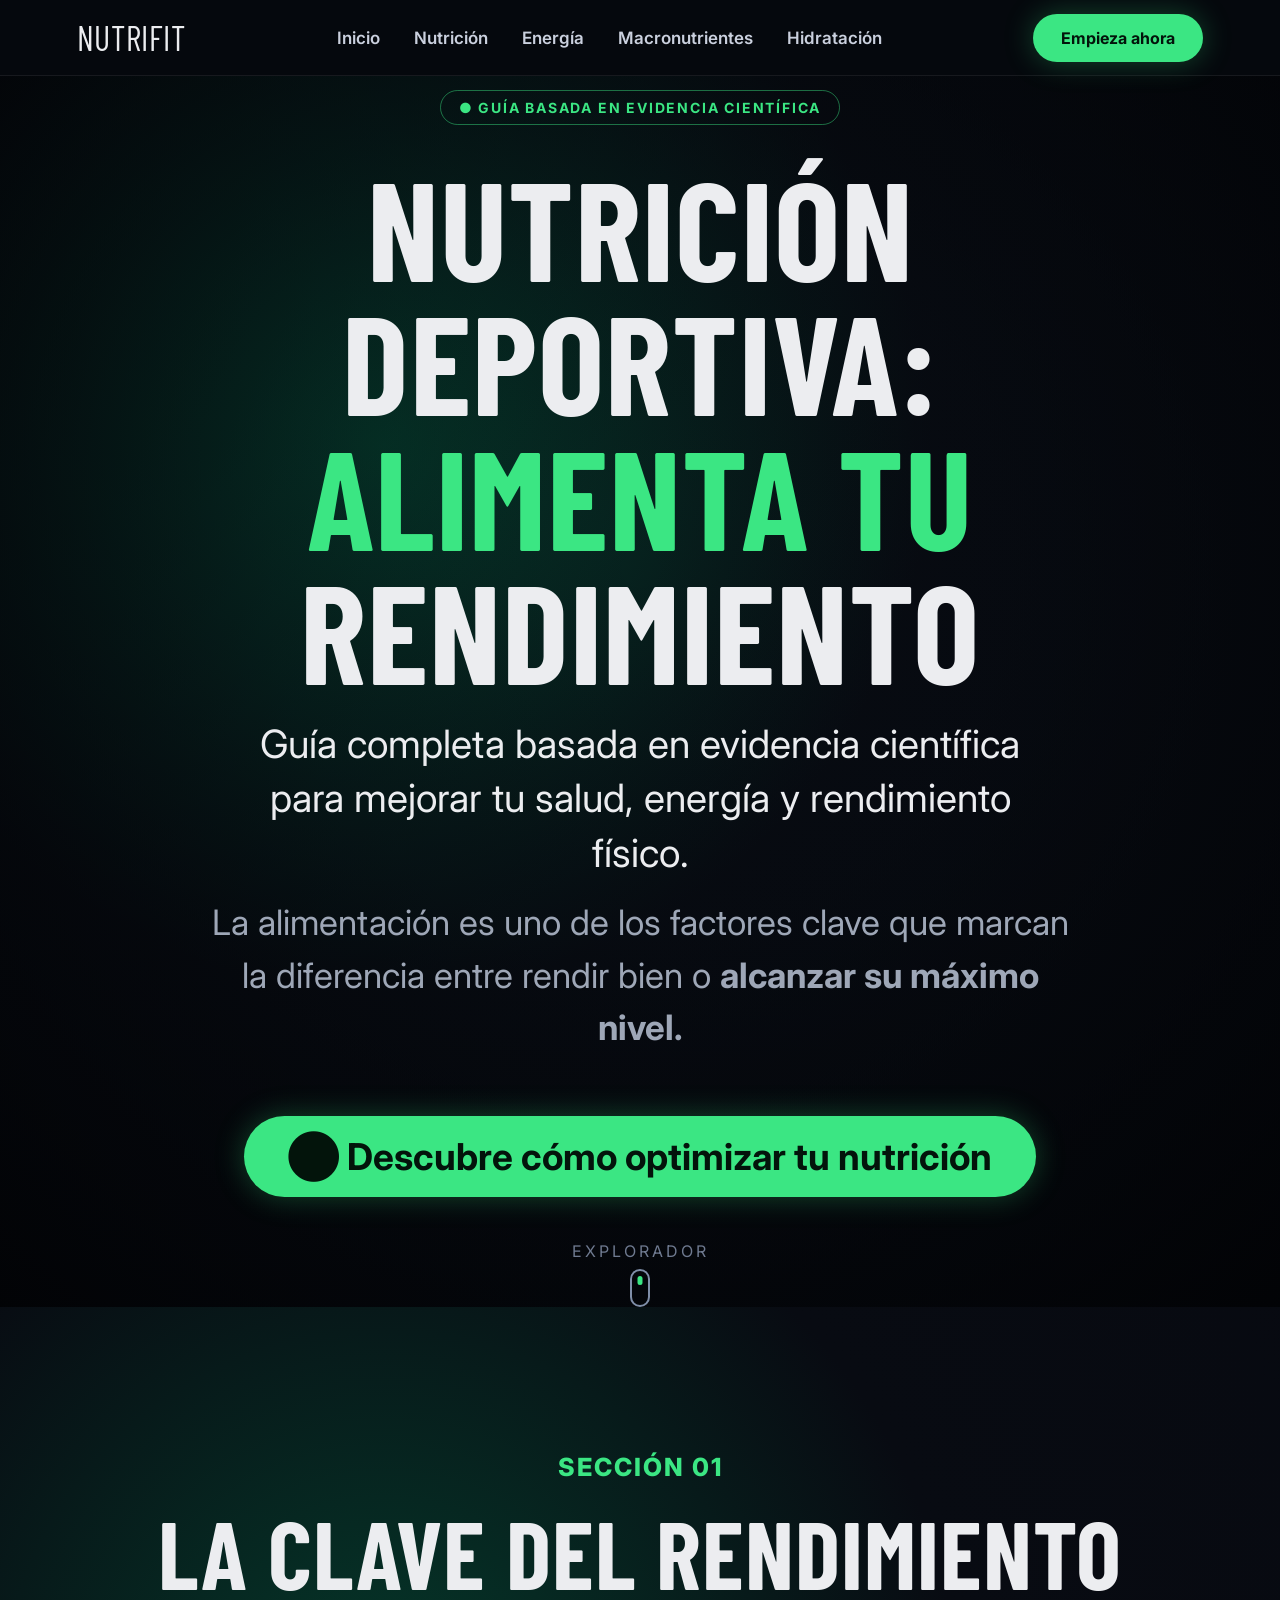
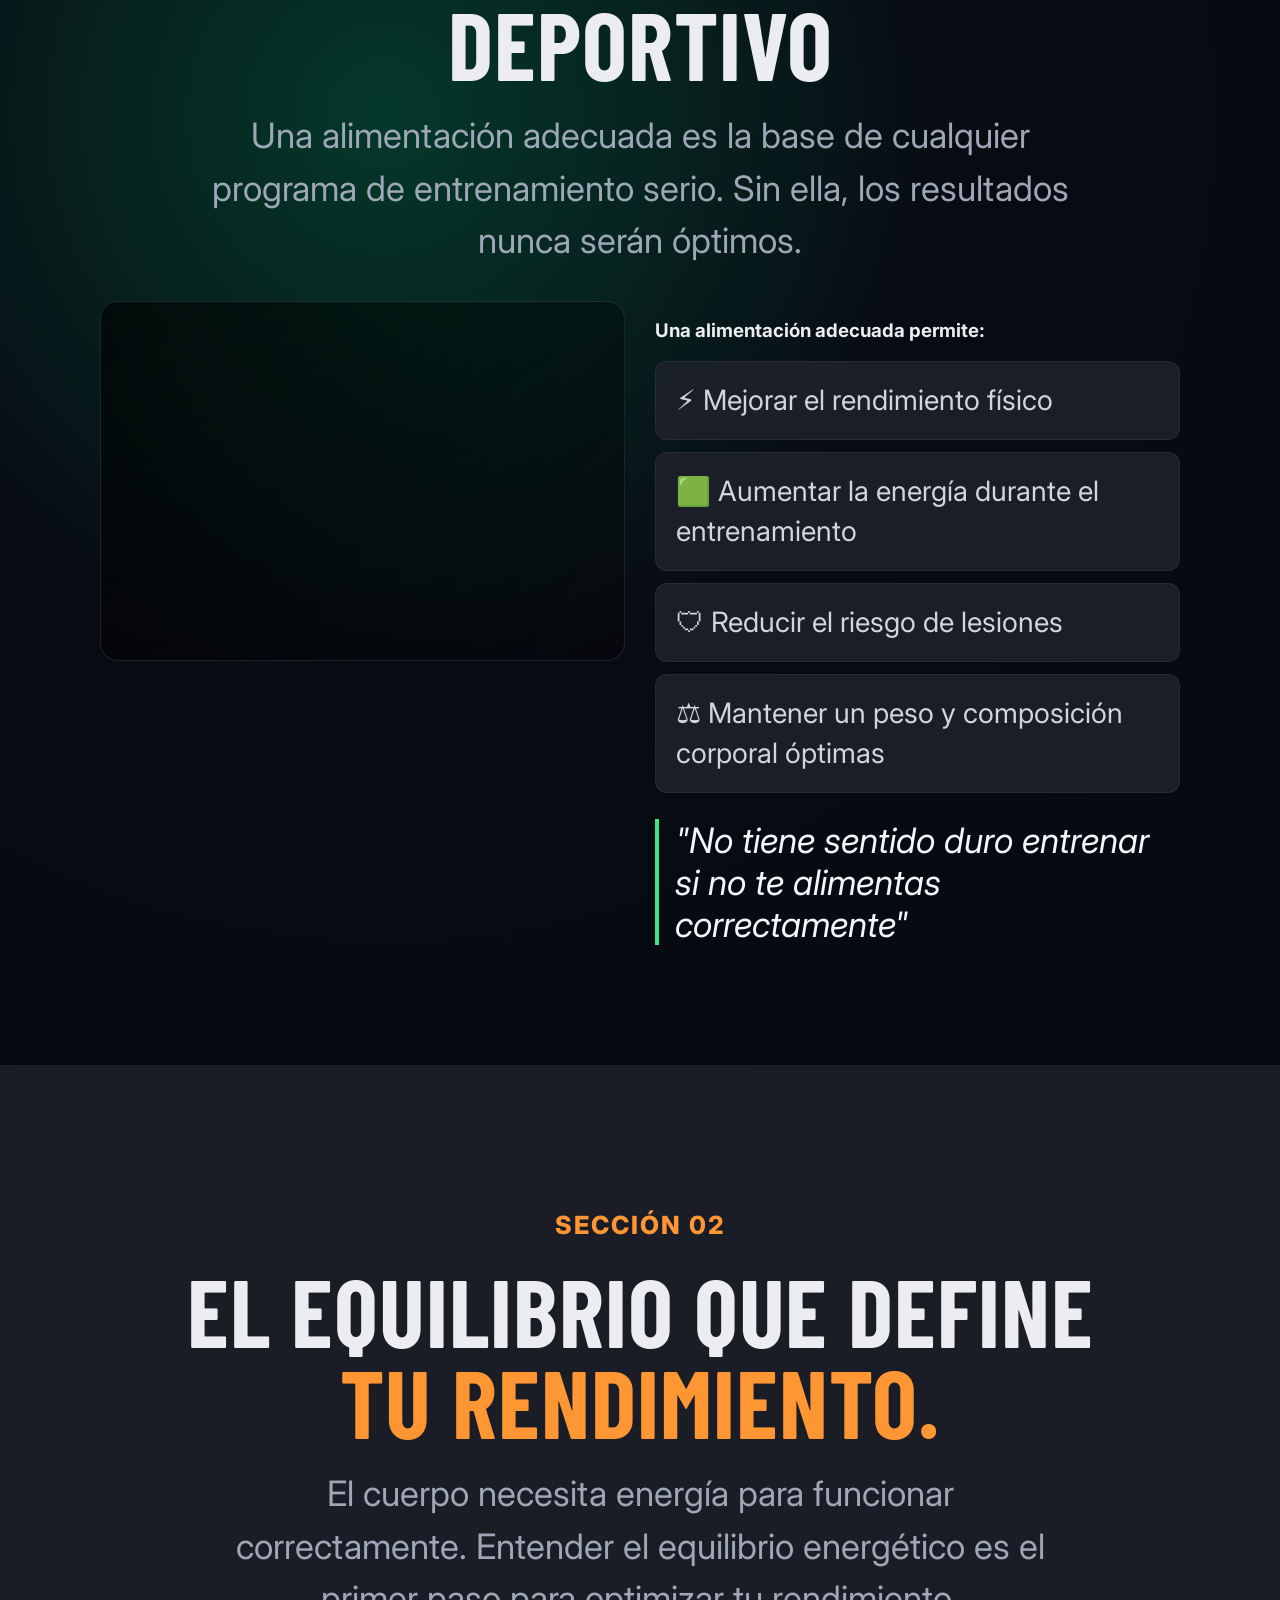
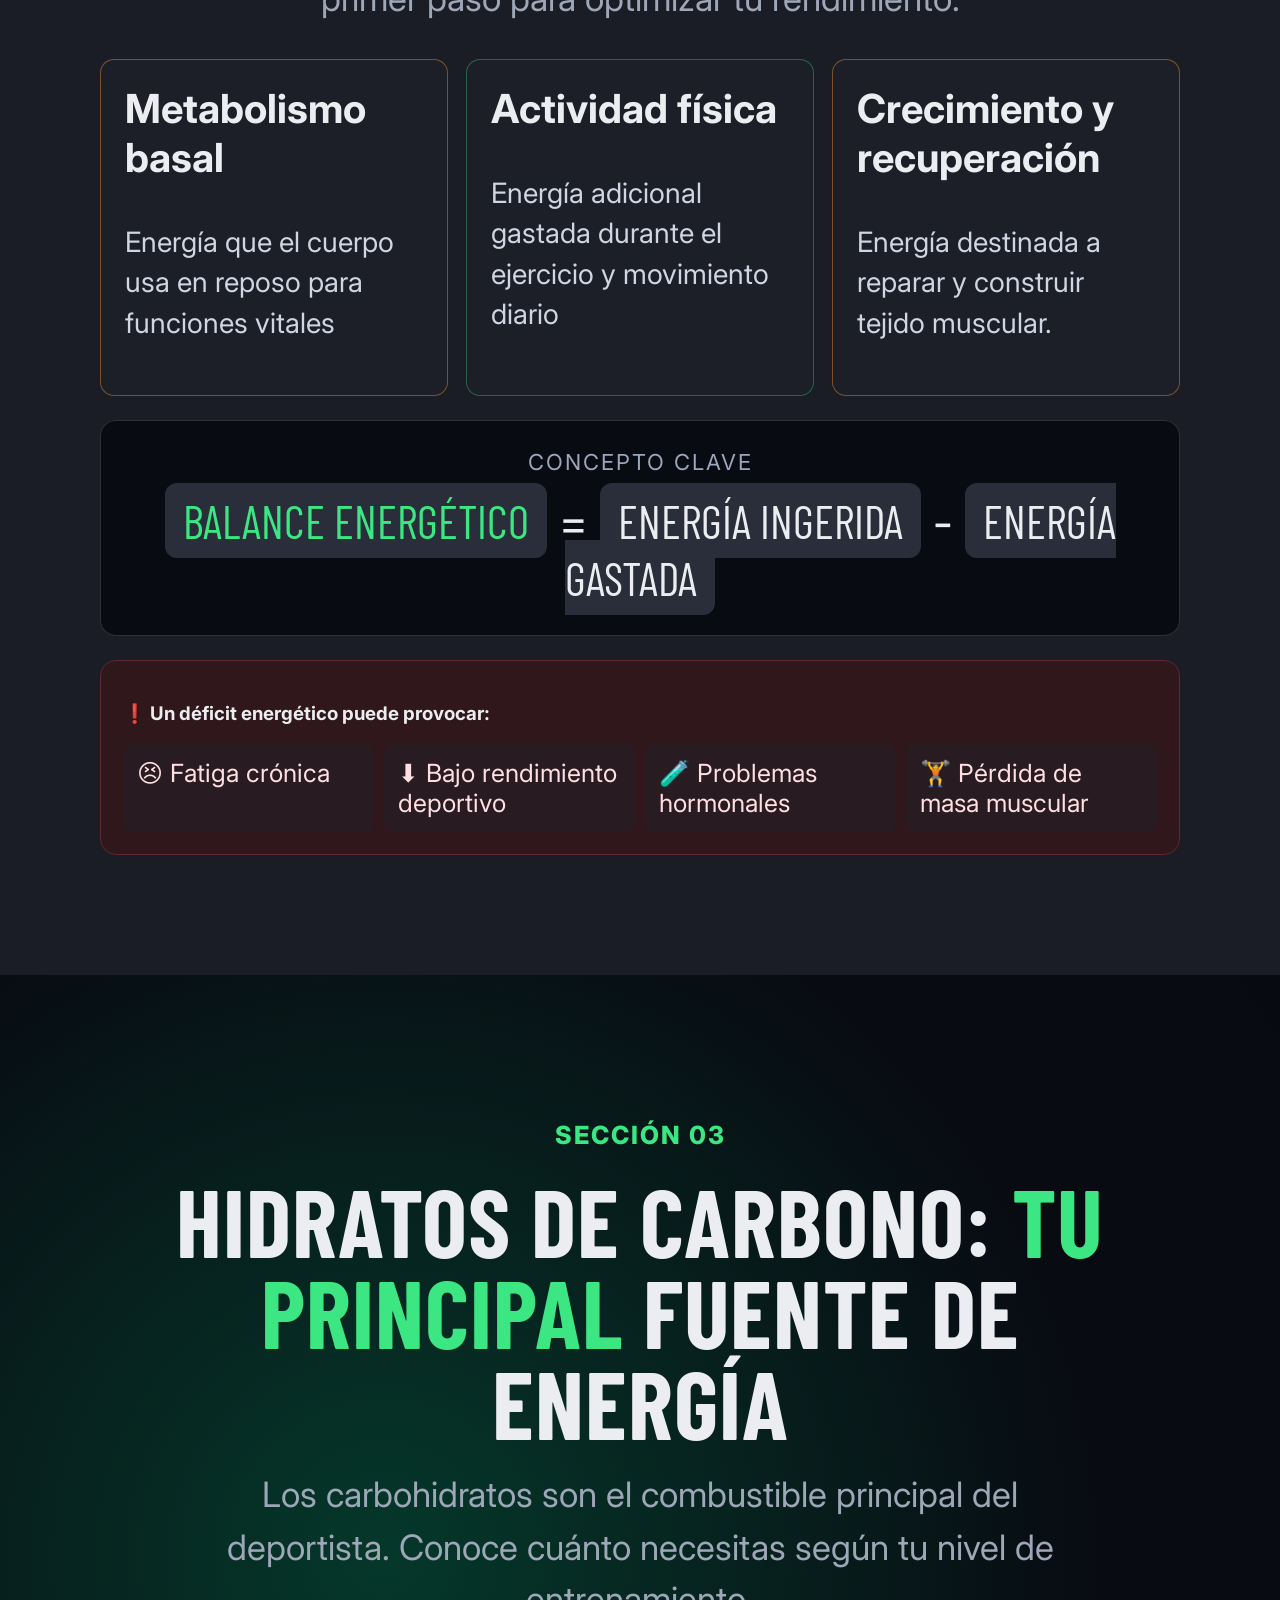
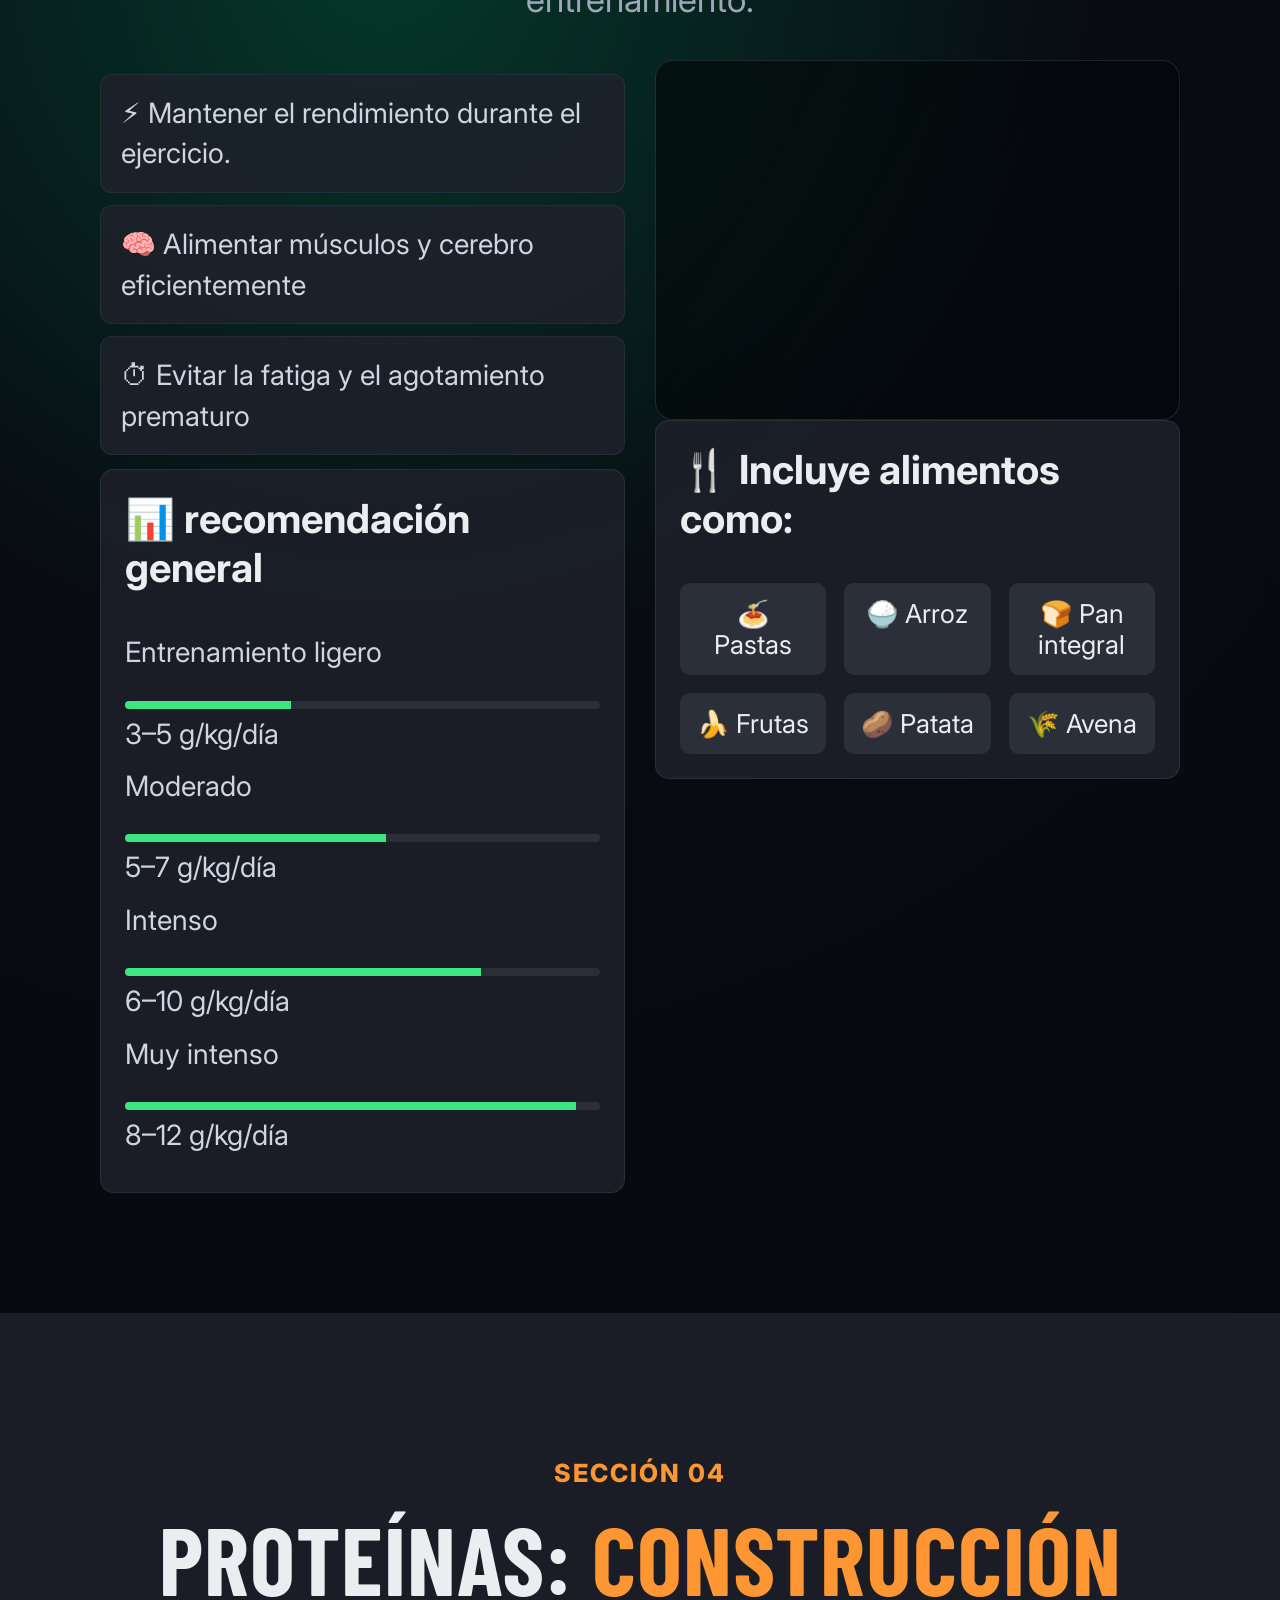
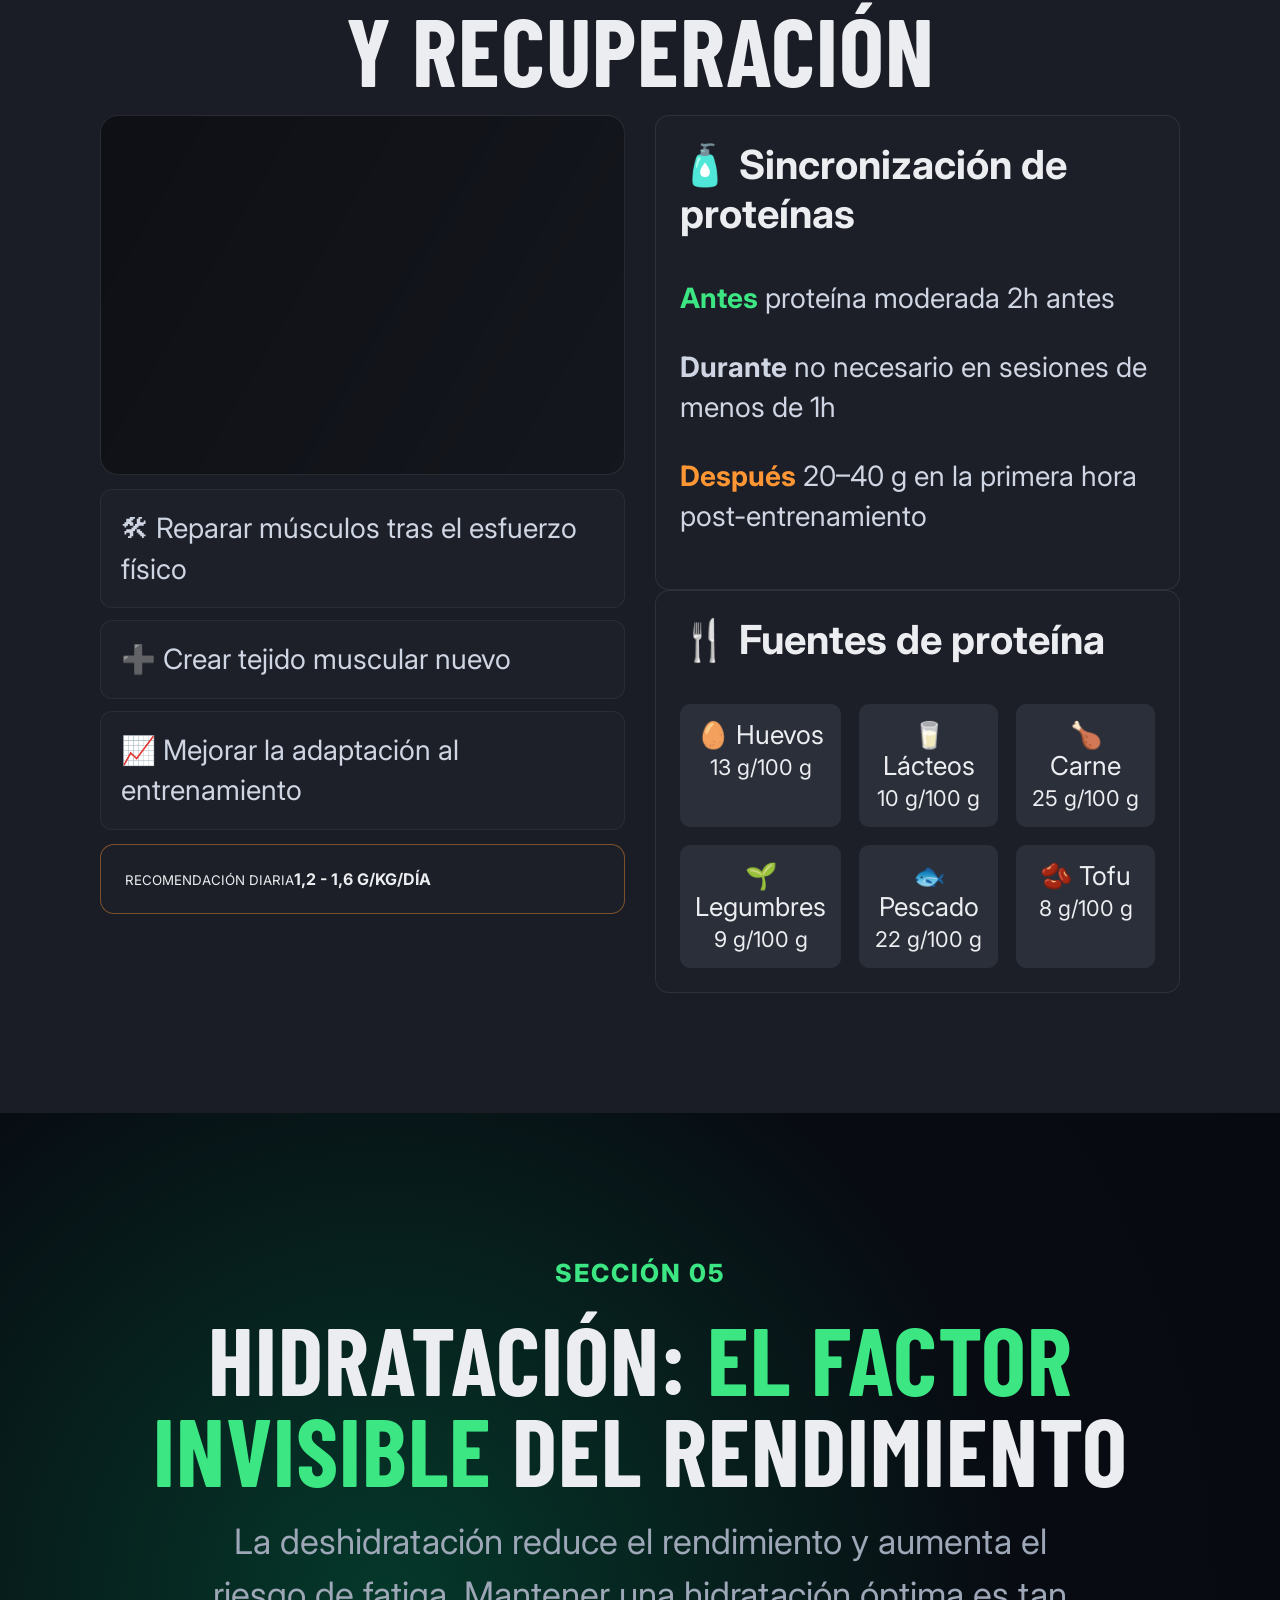
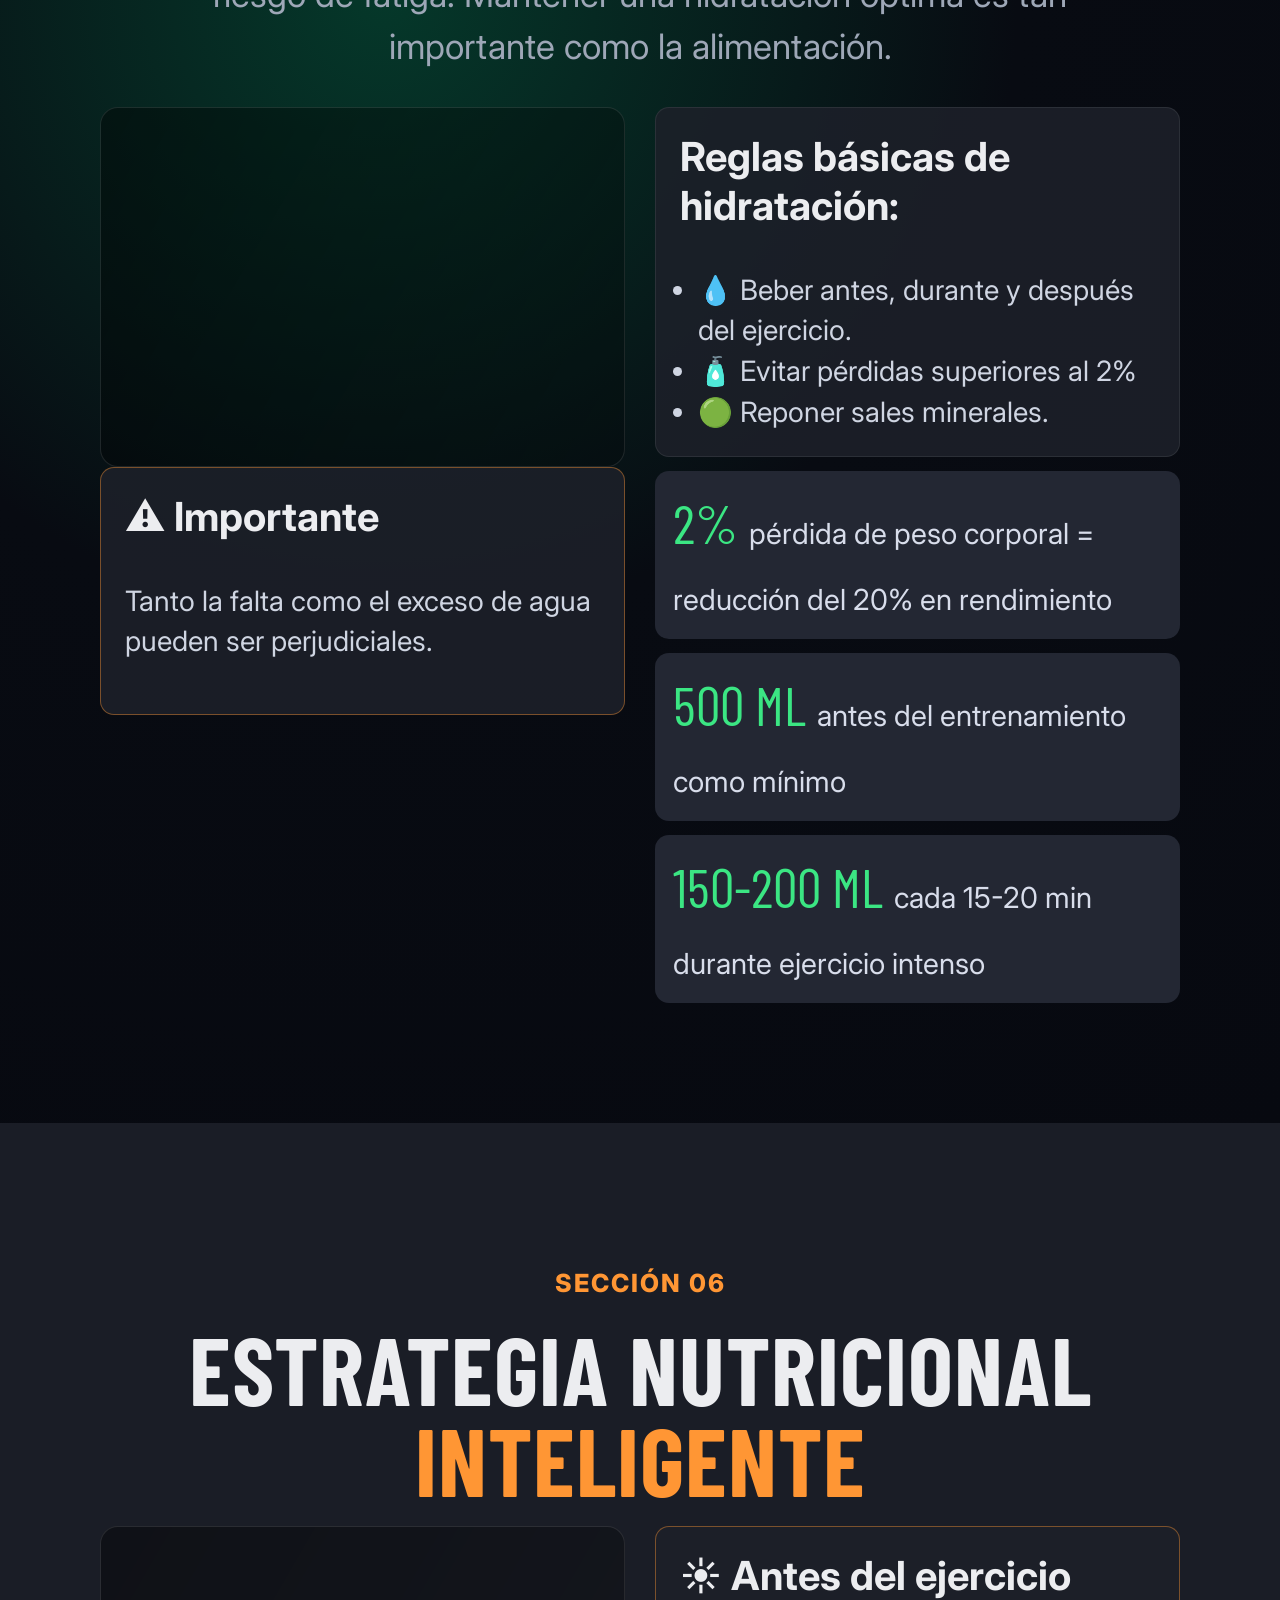
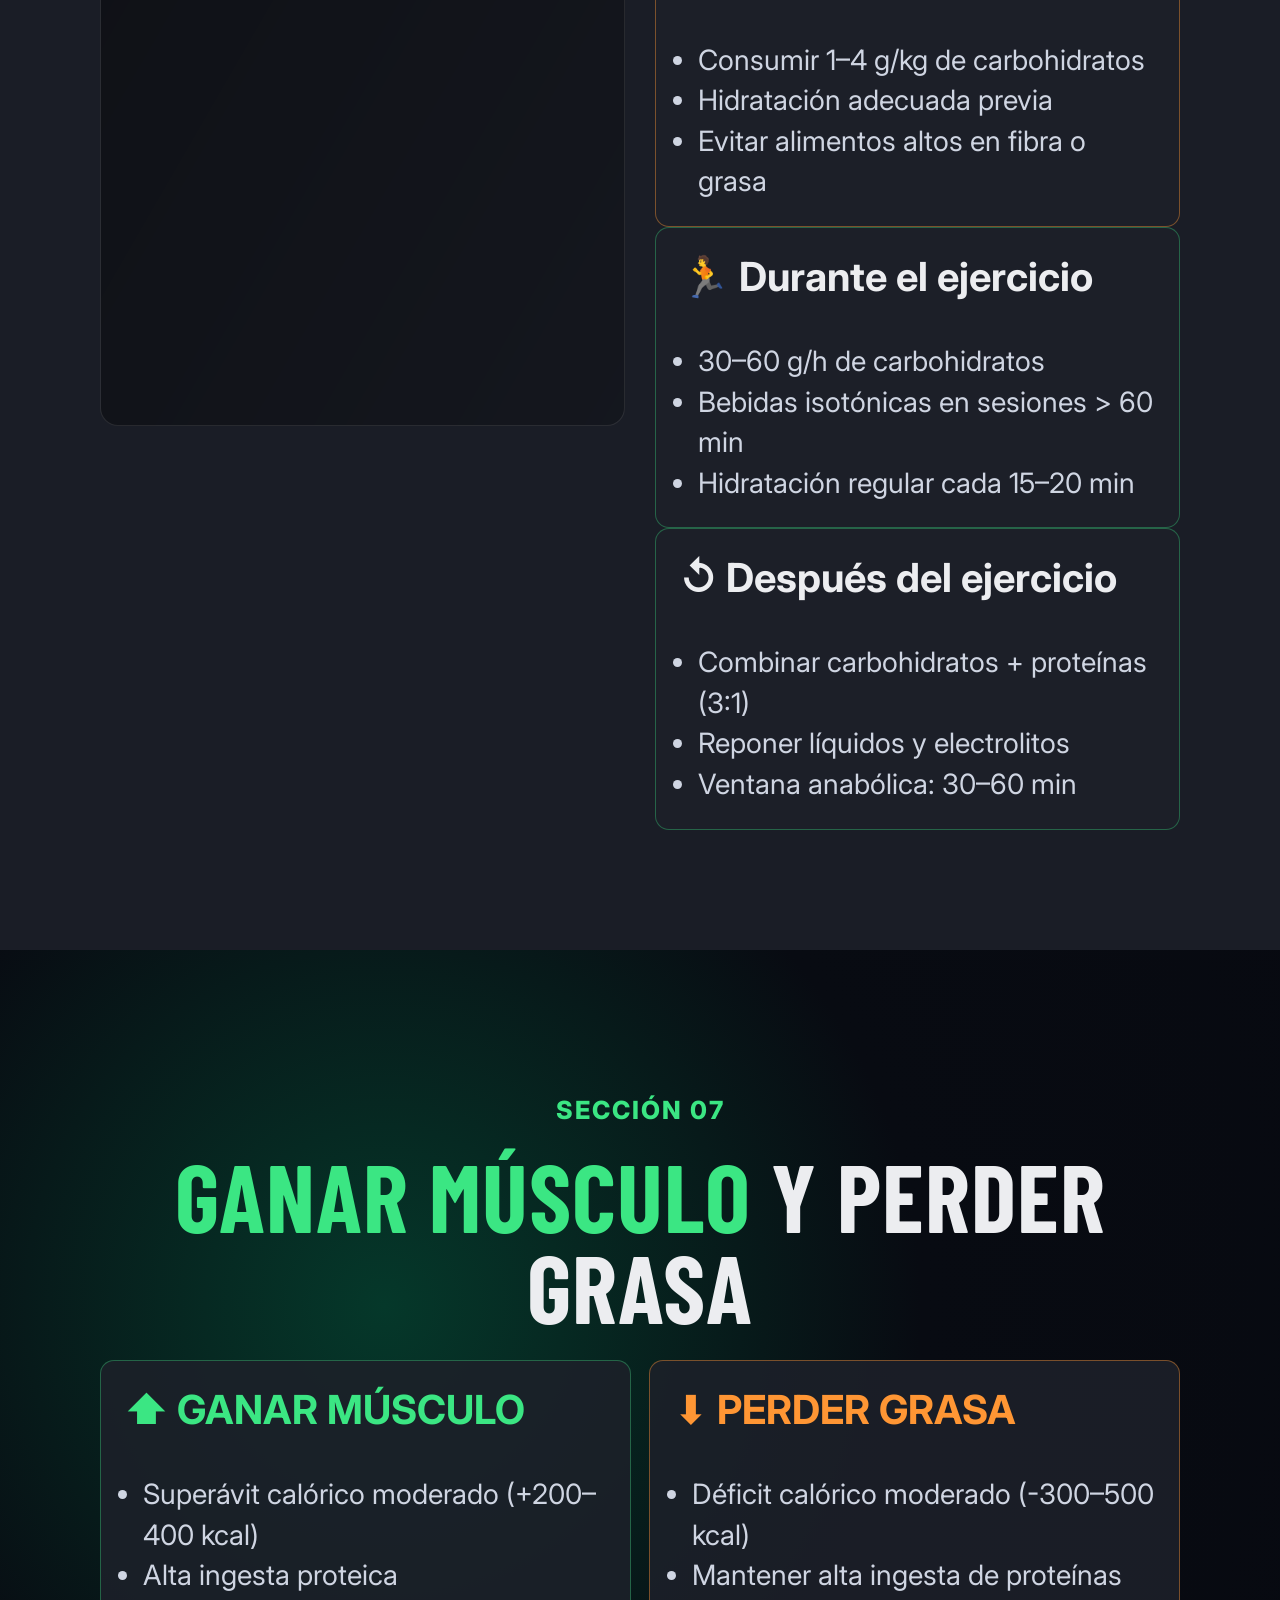
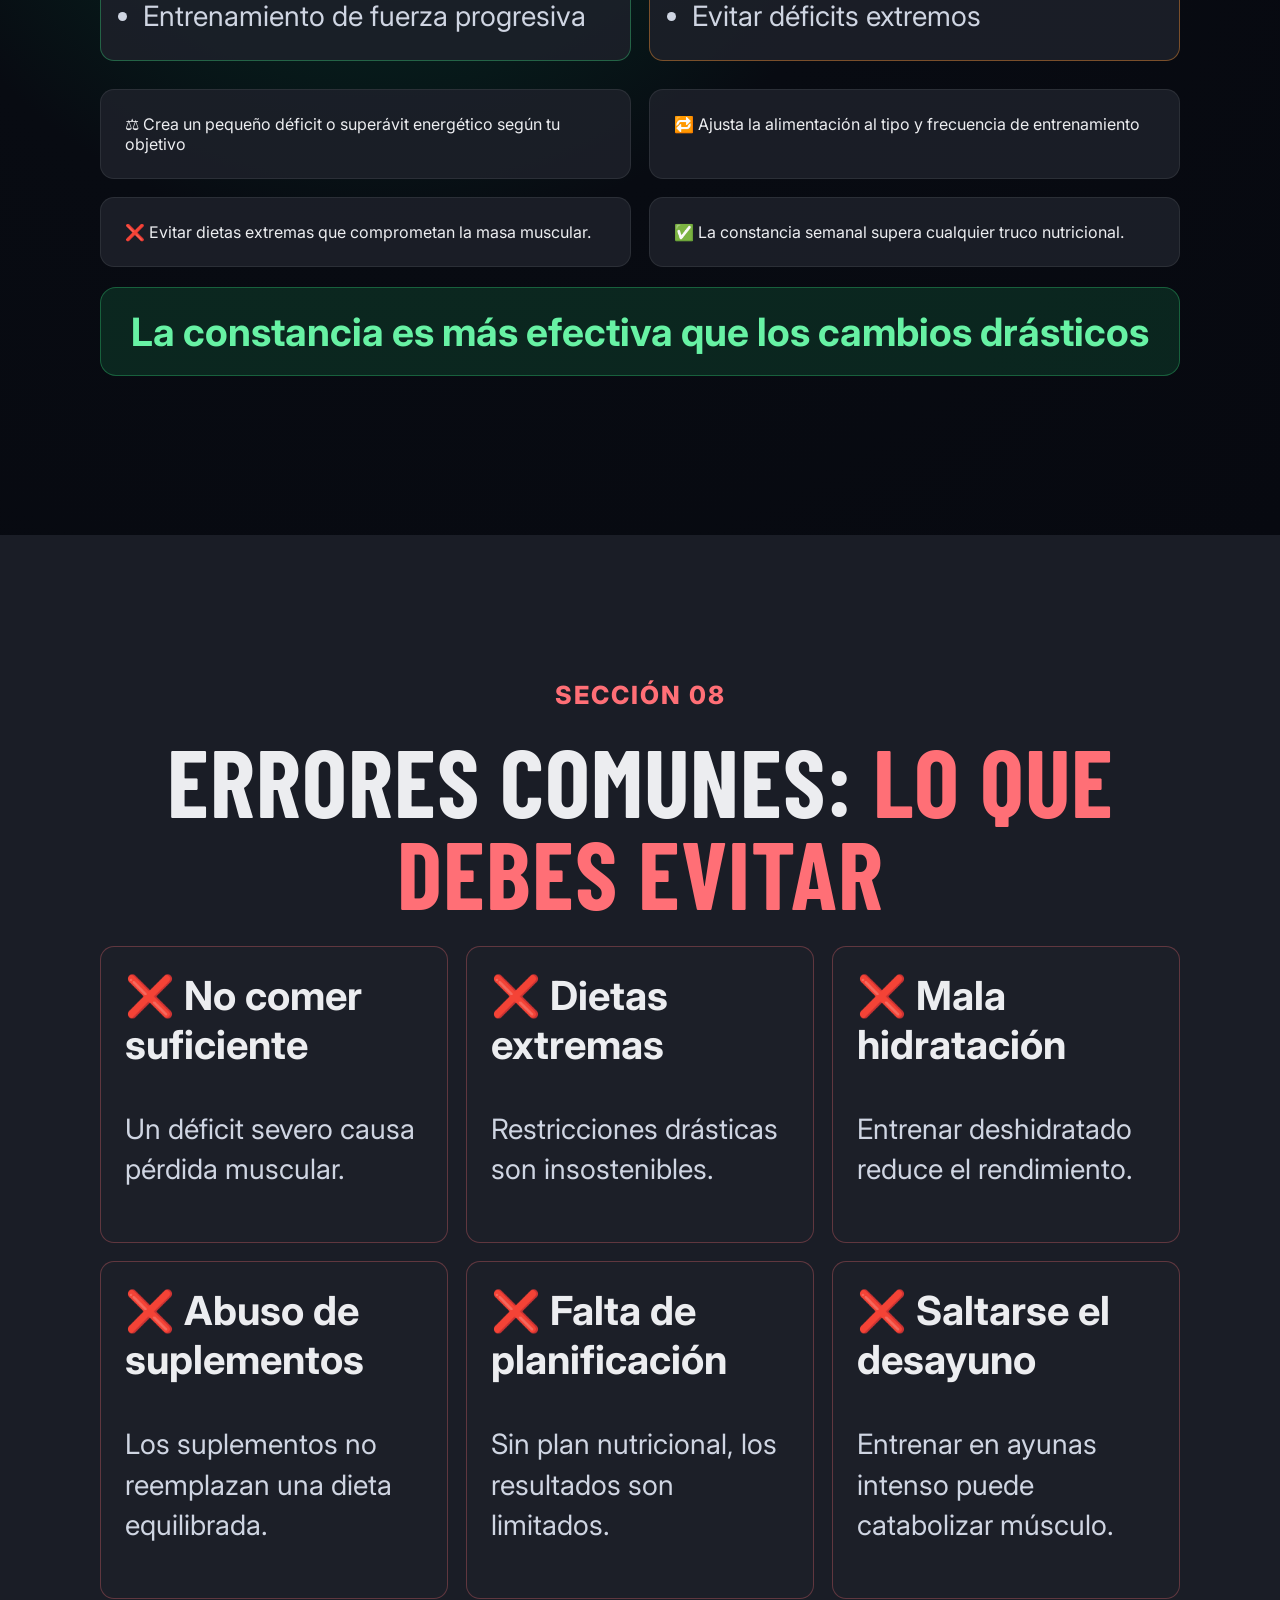
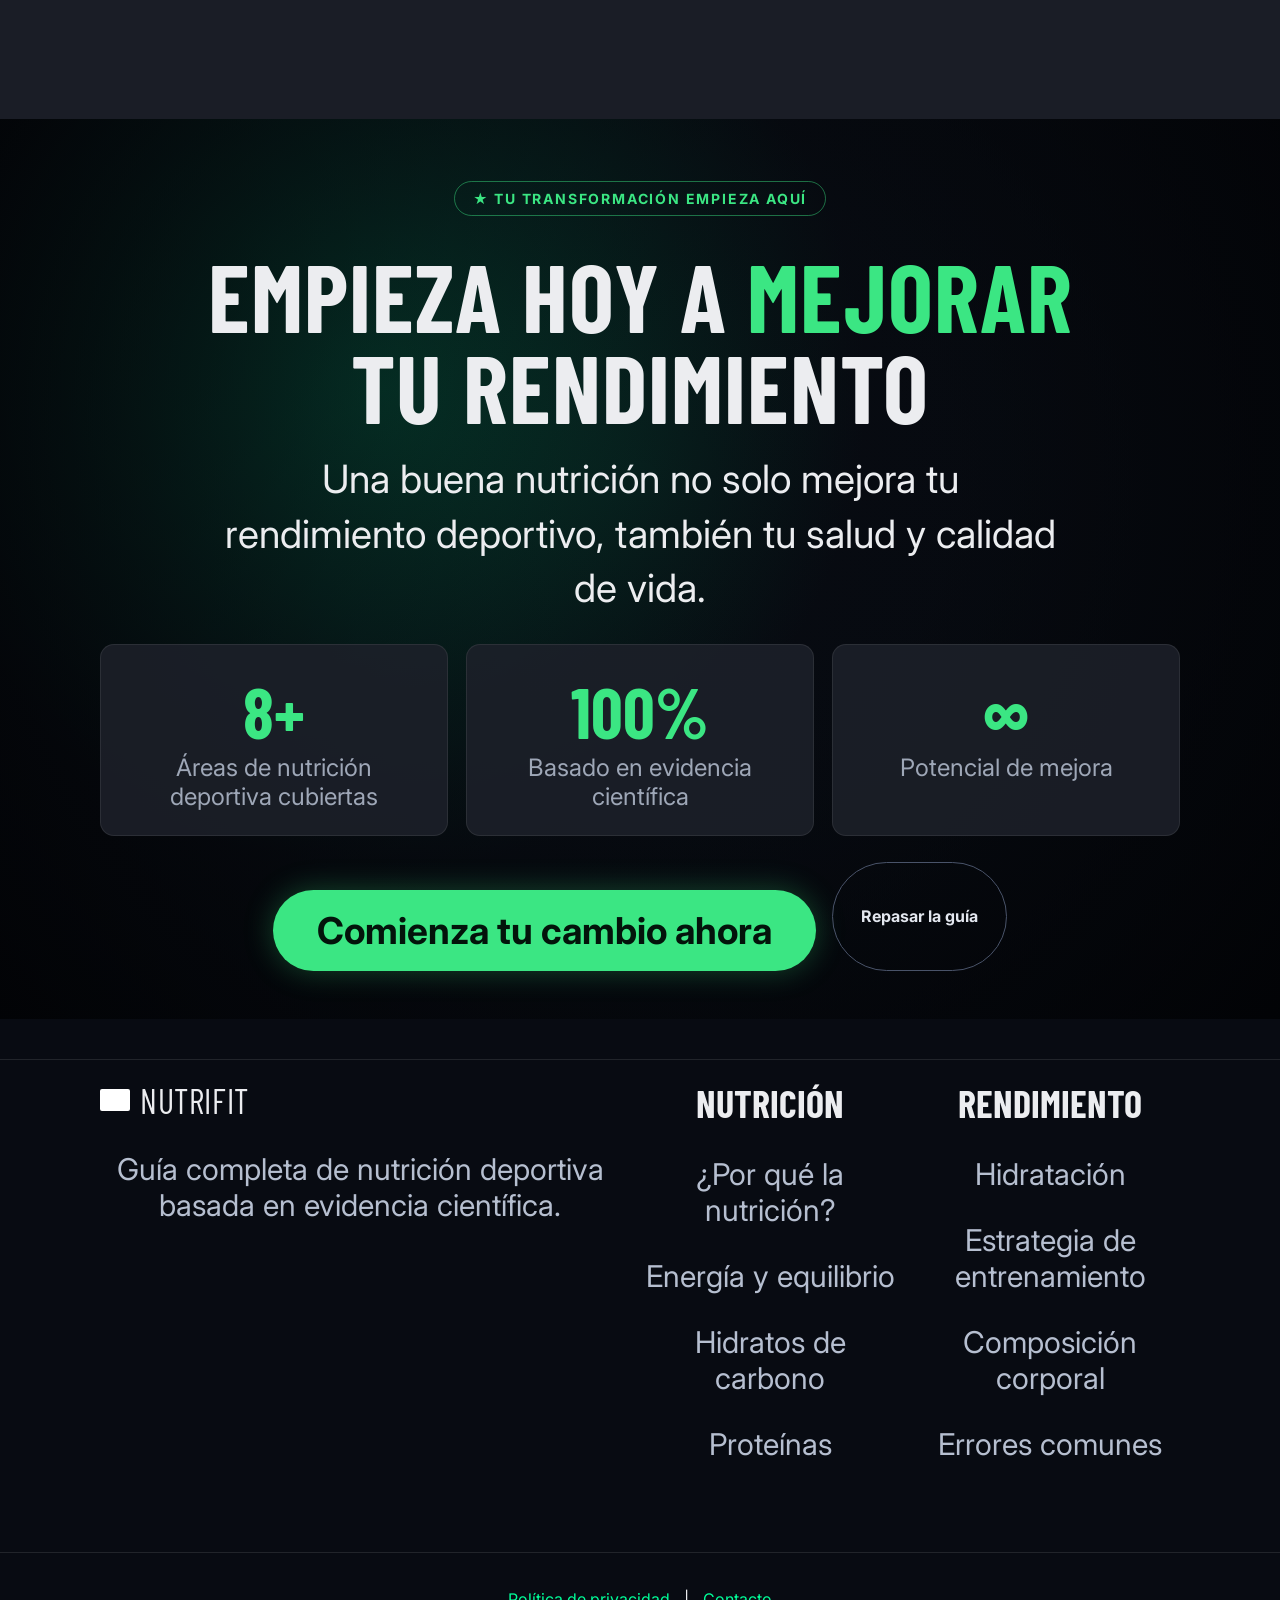
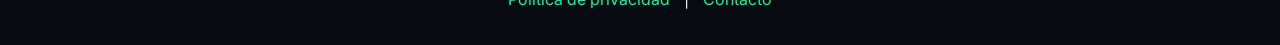
<file: index.html>
<!doctype html>
<html lang="es">
  <head>
    <meta charset="UTF-8" />
    <meta name="viewport" content="width=device-width, initial-scale=1.0" />
    <title>NutriSport | Nutrición deportiva</title>
   <script async src="https://pagead2.googlesyndication.com/pagead/js/adsbygoogle.js?client=ca-pub-6086039012001211"
     crossorigin="anonymous"></script>
    <link rel="preconnect" href="https://fonts.googleapis.com" />
    <link rel="preconnect" href="https://fonts.gstatic.com" crossorigin />
    <link href="https://fonts.googleapis.com/css2?family=Barlow+Condensed:wght@600;700;800&family=Inter:wght@400;500;600;700;800&display=swap" rel="stylesheet" /> 
    
   <link rel="stylesheet" href="nutrifit.css" />
  </head>
  <body>
    <header class="topbar">
      <div class="brand">
        <span>NUTRIFIT</span>
      </div>
      <nav>
        <a href="#inicio">Inicio</a>
        <a href="#seccion01">Nutrición</a>
        <a href="#seccion02">Energía</a>
        <a href="#seccion03">Macronutrientes</a>
        <a href="#seccion05">Hidratación</a>
      </nav>
      <a class="btn btn-green" href="#cta">Empieza ahora</a>
    </header>

    <main>
      <section id="inicio" class="hero dark-bg">
        <div class="hero-overlay"></div>
        <div class="container center">
          <p class="pill green">● GUÍA BASADA EN EVIDENCIA CIENTÍFICA</p>
          <h1>
            NUTRICIÓN DEPORTIVA:<br />
            <span class="green">ALIMENTA TU</span><br />
            RENDIMIENTO
          </h1>
          <p class="lead">Guía completa basada en evidencia científica para mejorar tu salud, energía y rendimiento físico.</p>
          <p class="sublead">La alimentación es uno de los factores clave que marcan la diferencia entre rendir bien o <strong>alcanzar su máximo nivel.</strong></p>
          <a class="btn btn-green big" href="#seccion01">⬤ Descubre cómo optimizar tu nutrición</a>
          <div class="scroll-indicator">EXPLORADOR<div class="mouse"></div></div>
        </div>
      </section>

      <section id="seccion01" class="section dark-bg">
        <div class="container">
          <p class="section-tag green">SECCIÓN 01</p>
          <h2>LA CLAVE DEL RENDIMIENTO DEPORTIVO</h2>
          <p class="section-text">Una alimentación adecuada es la base de cualquier programa de entrenamiento serio. Sin ella, los resultados nunca serán óptimos.</p>
          <div class="grid two">
            <div class="photo-card photo-1"></div>
            <div>
              <h3>Una alimentación adecuada permite:</h3>
              <ul class="list-card">
                <li>⚡ Mejorar el rendimiento físico</li>
                <li>🟩 Aumentar la energía durante el entrenamiento</li>
                <li>🛡 Reducir el riesgo de lesiones</li>
                <li>⚖ Mantener un peso y composición corporal óptimas</li>
              </ul>
              <blockquote>"No tiene sentido duro entrenar si no te alimentas correctamente"</blockquote>
            </div>
          </div>
        </div>
      </section>

      <section id="seccion02" class="section gray-bg">
        <div class="container">
          <p class="section-tag orange">SECCIÓN 02</p>
          <h2>EL EQUILIBRIO QUE DEFINE <span class="orange">TU RENDIMIENTO.</span></h2>
          <p class="section-text">El cuerpo necesita energía para funcionar correctamente. Entender el equilibrio energético es el primer paso para optimizar tu rendimiento.</p>
          <div class="cards three">
            <article class="card orange-border"><h3>Metabolismo basal</h3><p>Energía que el cuerpo usa en reposo para funciones vitales</p></article>
            <article class="card green-border"><h3>Actividad física</h3><p>Energía adicional gastada durante el ejercicio y movimiento diario</p></article>
            <article class="card orange-border"><h3>Crecimiento y recuperación</h3><p>Energía destinada a reparar y construir tejido muscular.</p></article>
          </div>
          <div class="formula">
            <small>CONCEPTO CLAVE</small>
            <div><span class="chip green">BALANCE ENERGÉTICO</span> = <span class="chip">ENERGÍA INGERIDA</span> - <span class="chip">ENERGÍA GASTADA</span></div>
          </div>
          <div class="warning-box">
            <h3>❗ Un déficit energético puede provocar:</h3>
            <div class="chips">
              <span>😣 Fatiga crónica</span><span>⬇ Bajo rendimiento deportivo</span><span>🧪 Problemas hormonales</span><span>🏋️ Pérdida de masa muscular</span>
            </div>
          </div>
        </div>
      </section>

      <section id="seccion03" class="section dark-bg">
        <div class="container">
          <p class="section-tag green">SECCIÓN 03</p>
          <h2>HIDRATOS DE CARBONO: <span class="green">TU PRINCIPAL</span> FUENTE DE ENERGÍA</h2>
          <p class="section-text">Los carbohidratos son el combustible principal del deportista. Conoce cuánto necesitas según tu nivel de entrenamiento.</p>
          <div class="grid two">
            <div>
              <ul class="list-card">
                <li>⚡ Mantener el rendimiento durante el ejercicio.</li>
                <li>🧠 Alimentar músculos y cerebro eficientemente</li>
                <li>⏱ Evitar la fatiga y el agotamiento prematuro</li>
              </ul>
              <div class="card meters">
                <h3>📊 recomendación general</h3>
                <p>Entrenamiento ligero <progress value="35" max="100"></progress> 3–5 g/kg/día</p>
                <p>Moderado <progress value="55" max="100"></progress> 5–7 g/kg/día</p>
                <p>Intenso <progress value="75" max="100"></progress> 6–10 g/kg/día</p>
                <p>Muy intenso <progress value="95" max="100"></progress> 8–12 g/kg/día</p>
              </div>
            </div>
            <div>
              <div class="photo-card photo-2"></div>
              <div class="card food-grid">
                <h3>🍴 Incluye alimentos como:</h3>
                <div class="cards three mini"><span>🍝 Pastas</span><span>🍚 Arroz</span><span>🍞 Pan integral</span><span>🍌 Frutas</span><span>🥔 Patata</span><span>🌾 Avena</span></div>
              </div>
            </div>
          </div>
        </div>
      </section>

      <section id="seccion04" class="section gray-bg">
        <div class="container">
          <p class="section-tag orange">SECCIÓN 04</p>
          <h2>PROTEÍNAS: <span class="orange">CONSTRUCCIÓN</span> Y RECUPERACIÓN</h2>
          <div class="grid two">
            <div>
              <div class="photo-card photo-3"></div>
              <ul class="list-card">
                <li>🛠 Reparar músculos tras el esfuerzo físico</li>
                <li>➕ Crear tejido muscular nuevo</li>
                <li>📈 Mejorar la adaptación al entrenamiento</li>
              </ul>
              <div class="card orange-border center-card"><small>RECOMENDACIÓN DIARIA</small><strong>1,2 - 1,6 G/KG/DÍA</strong></div>
            </div>
            <div>
              <div class="card">
                <h3>🧴 Sincronización de proteínas</h3>
                <p><strong class="green">Antes</strong> proteína moderada 2h antes</p>
                <p><strong>Durante</strong> no necesario en sesiones de menos de 1h</p>
                <p><strong class="orange">Después</strong> 20–40 g en la primera hora post-entrenamiento</p>
              </div>
              <div class="card food-grid">
                <h3>🍴 Fuentes de proteína</h3>
                <div class="cards three mini"><span>🥚 Huevos<br /><small>13 g/100 g</small></span><span>🥛 Lácteos<br /><small>10 g/100 g</small></span><span>🍗 Carne<br /><small>25 g/100 g</small></span><span>🌱 Legumbres<br /><small>9 g/100 g</small></span><span>🐟 Pescado<br /><small>22 g/100 g</small></span><span>🫘 Tofu<br /><small>8 g/100 g</small></span></div>
              </div>
            </div>
          </div>
        </div>
      </section>

      <section id="seccion05" class="section dark-bg">
        <div class="container">
          <p class="section-tag green">SECCIÓN 05</p>
          <h2>HIDRATACIÓN: <span class="green">EL FACTOR INVISIBLE</span> DEL RENDIMIENTO</h2>
          <p class="section-text">La deshidratación reduce el rendimiento y aumenta el riesgo de fatiga. Mantener una hidratación óptima es tan importante como la alimentación.</p>
          <div class="grid two">
            <div>
              <div class="photo-card photo-4"></div>
              <div class="card orange-border"><h3>⚠ Importante</h3><p>Tanto la falta como el exceso de agua pueden ser perjudiciales.</p></div>
            </div>
            <div>
              <div class="card"><h3>Reglas básicas de hidratación:</h3><ul class="plain"><li>💧 Beber antes, durante y después del ejercicio.</li><li>🧴 Evitar pérdidas superiores al 2%</li><li>🟢 Reponer sales minerales.</li></ul></div>
              <div class="kpi">2% <span>pérdida de peso corporal = reducción del 20% en rendimiento</span></div>
              <div class="kpi">500 ML <span>antes del entrenamiento como mínimo</span></div>
              <div class="kpi">150-200 ML <span>cada 15-20 min durante ejercicio intenso</span></div>
            </div>
          </div>
        </div>
      </section>

      <section id="seccion06" class="section gray-bg">
        <div class="container">
          <p class="section-tag orange">SECCIÓN 06</p>
          <h2>ESTRATEGIA NUTRICIONAL <span class="orange">INTELIGENTE</span></h2>
          <div class="grid two">
            <div class="photo-card photo-5"></div>
            <div>
              <div class="card orange-border"><h3>☀ Antes del ejercicio</h3><ul class="plain"><li>Consumir 1–4 g/kg de carbohidratos</li><li>Hidratación adecuada previa</li><li>Evitar alimentos altos en fibra o grasa</li></ul></div>
              <div class="card green-border"><h3>🏃 Durante el ejercicio</h3><ul class="plain"><li>30–60 g/h de carbohidratos</li><li>Bebidas isotónicas en sesiones > 60 min</li><li>Hidratación regular cada 15–20 min</li></ul></div>
              <div class="card green-border"><h3>↺ Después del ejercicio</h3><ul class="plain"><li>Combinar carbohidratos + proteínas (3:1)</li><li>Reponer líquidos y electrolitos</li><li>Ventana anabólica: 30–60 min</li></ul></div>
            </div>
          </div>
        </div>
      </section>

      <section id="seccion07" class="section dark-bg">
        <div class="container">
          <p class="section-tag green">SECCIÓN 07</p>
          <h2><span class="green">GANAR MÚSCULO</span> Y PERDER GRASA</h2>
          <div class="cards two">
            <div class="card green-border"><h3 class="green">⬆ GANAR MÚSCULO</h3><ul class="plain"><li>Superávit calórico moderado (+200–400 kcal)</li><li>Alta ingesta proteica</li><li>Entrenamiento de fuerza progresiva</li></ul></div>
            <div class="card orange-border"><h3 class="orange">⬇ PERDER GRASA</h3><ul class="plain"><li>Déficit calórico moderado (-300–500 kcal)</li><li>Mantener alta ingesta de proteínas</li><li>Evitar déficits extremos</li></ul></div>
          </div>
          <div class="cards two">
            <div class="card">⚖ Crea un pequeño déficit o superávit energético según tu objetivo</div>
            <div class="card">🔁 Ajusta la alimentación al tipo y frecuencia de entrenamiento</div>
            <div class="card">❌ Evitar dietas extremas que comprometan la masa muscular.</div>
            <div class="card">✅ La constancia semanal supera cualquier truco nutricional.</div>
          </div>
          <p class="highlight">La constancia es más efectiva que los cambios drásticos</p>
        </div>
      </section>

      <section id="seccion08" class="section gray-bg">
        <div class="container">
          <p class="section-tag red">SECCIÓN 08</p>
          <h2>ERRORES COMUNES: <span class="red">LO QUE DEBES EVITAR</span></h2>
          <div class="cards three">
            <div class="card red-border"><h3>❌ No comer suficiente</h3><p>Un déficit severo causa pérdida muscular.</p></div>
            <div class="card red-border"><h3>❌ Dietas extremas</h3><p>Restricciones drásticas son insostenibles.</p></div>
            <div class="card red-border"><h3>❌ Mala hidratación</h3><p>Entrenar deshidratado reduce el rendimiento.</p></div>
            <div class="card red-border"><h3>❌ Abuso de suplementos</h3><p>Los suplementos no reemplazan una dieta equilibrada.</p></div>
            <div class="card red-border"><h3>❌ Falta de planificación</h3><p>Sin plan nutricional, los resultados son limitados.</p></div>
            <div class="card red-border"><h3>❌ Saltarse el desayuno</h3><p>Entrenar en ayunas intenso puede catabolizar músculo.</p></div>
          </div>
        </div>
      </section>

      <section id="cta" class="hero final dark-bg">
        <div class="hero-overlay"></div>
        <div class="container center">
          <p class="pill green">★ TU TRANSFORMACIÓN EMPIEZA AQUÍ</p>
          <h2>EMPIEZA HOY A <span class="green">MEJORAR</span><br />TU RENDIMIENTO</h2>
          <p class="lead">Una buena nutrición no solo mejora tu rendimiento deportivo, también tu salud y calidad de vida.</p>
          <div class="cards three stats"><div class="card"><strong>8+</strong><span>Áreas de nutrición deportiva cubiertas</span></div><div class="card"><strong>100%</strong><span>Basado en evidencia científica</span></div><div class="card"><strong>∞</strong><span>Potencial de mejora</span></div></div>
          <div class="cta-row"><a class="btn btn-green big" href="#inicio">Comienza tu cambio ahora</a><a class="btn btn-outline" href="#seccion01">Repasar la guía</a></div>
        </div>
      </section>
    </main>

    <footer>
      <div class="container footer-grid">
        <div>
         <div class="brand"><div class="logo-box"> </div><span>NUTRIFIT</span></div>
          <p>Guía completa de nutrición deportiva basada en evidencia científica.</p>
        </div>
        <div><h4>NUTRICIÓN</h4><p>¿Por qué la nutrición?</p><p>Energía y equilibrio</p><p>Hidratos de carbono</p><p>Proteínas</p></div>
        <div><h4>RENDIMIENTO</h4><p>Hidratación</p><p>Estrategia de entrenamiento</p><p>Composición corporal</p><p>Errores comunes</p></div>
      </div>
    </footer>
    <footer>
  <p>
    <a href="privacidad.html">Política de privacidad</a> |
    <a href="contacto.html">Contacto</a>
  </p>
</footer>
  </body>
</html>
</file>
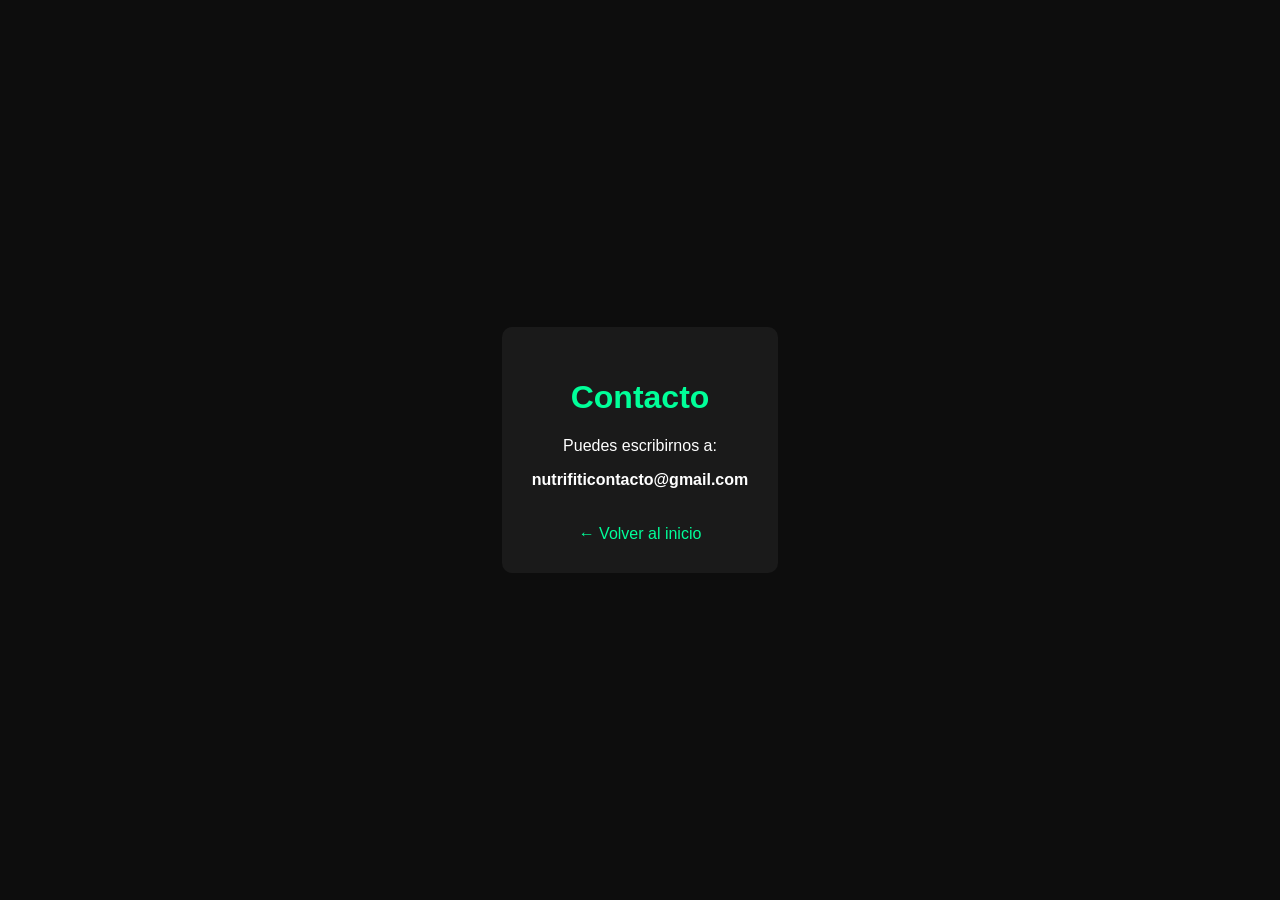
<file: contacto.html>
<!DOCTYPE html>
<html lang="es">
<head>
  <meta charset="UTF-8">
  <title>Contacto</title>

  <style>
    body {
      background-color: #0d0d0d;
      color: white;
      font-family: Arial, sans-serif;
      display: flex;
      justify-content: center;
      align-items: center;
      height: 100vh;
      margin: 0;
    }

    .box {
      max-width: 600px;
      padding: 30px;
      background-color: #1a1a1a;
      border-radius: 10px;
      text-align: center;
    }

    h1 {
      color: #00ff99;
    }

    a {
      display: inline-block;
      margin-top: 20px;
      color: #00ff99;
      text-decoration: none;
    }

    a:hover {
      text-decoration: underline;
    }
  </style>
</head>

<body>

  <div class="box">
    <h1>Contacto</h1>

    <p>Puedes escribirnos a:</p>

    <p><strong>nutrifiticontacto@gmail.com</strong></p>

    <a href="index.html">← Volver al inicio</a>
  </div>

</body>
</html>
</file>
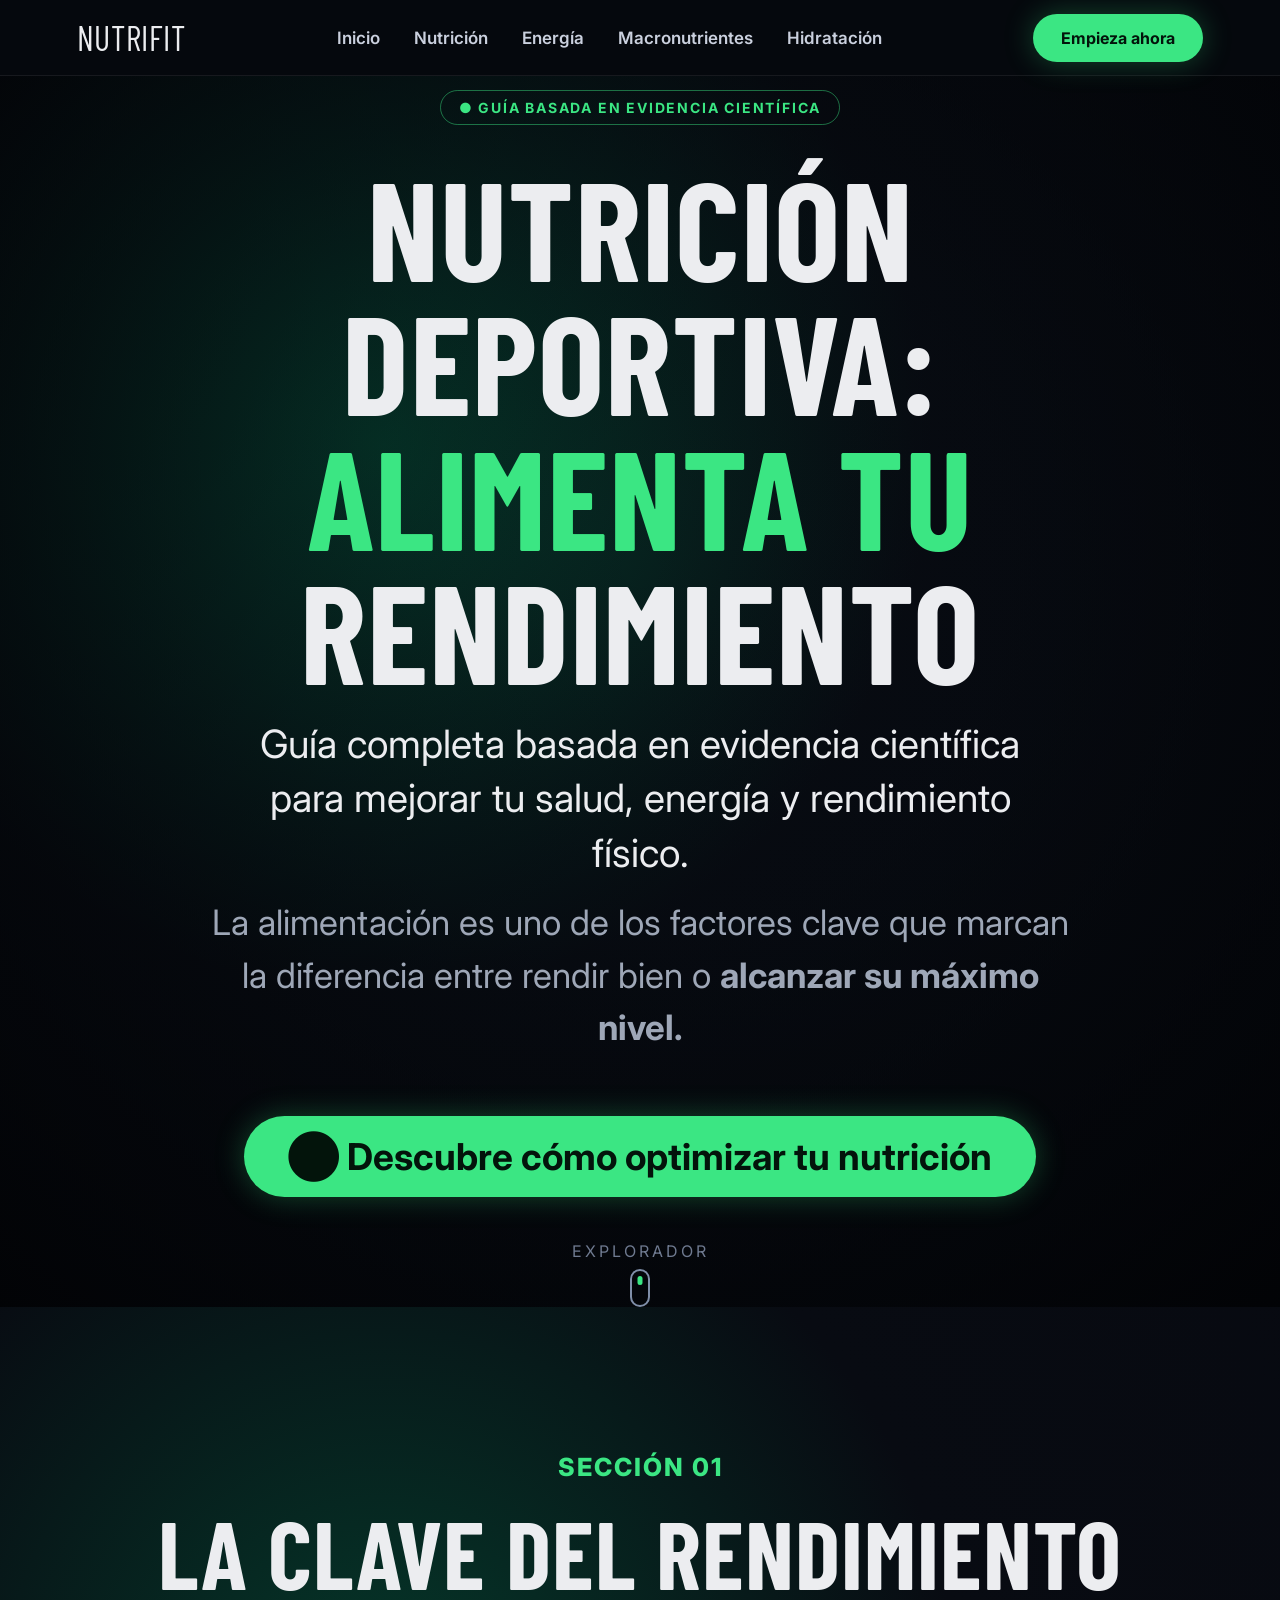
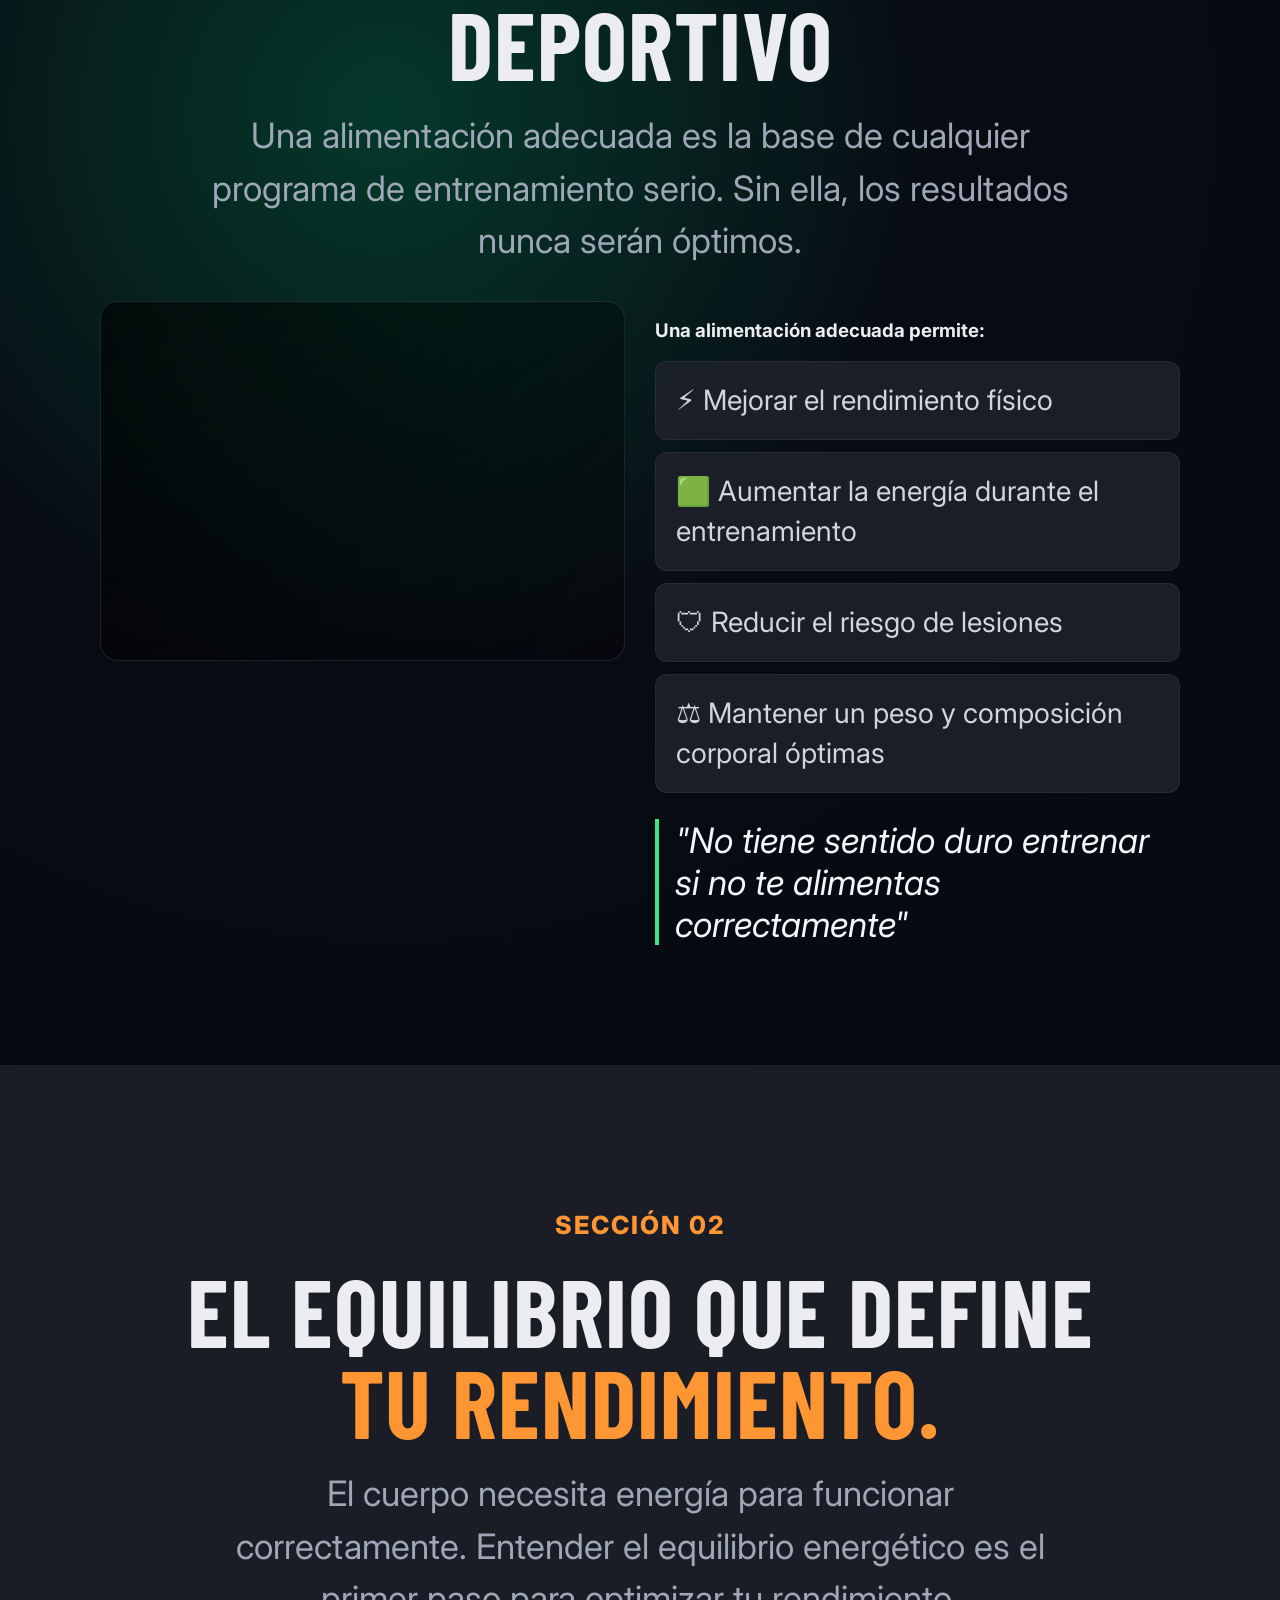
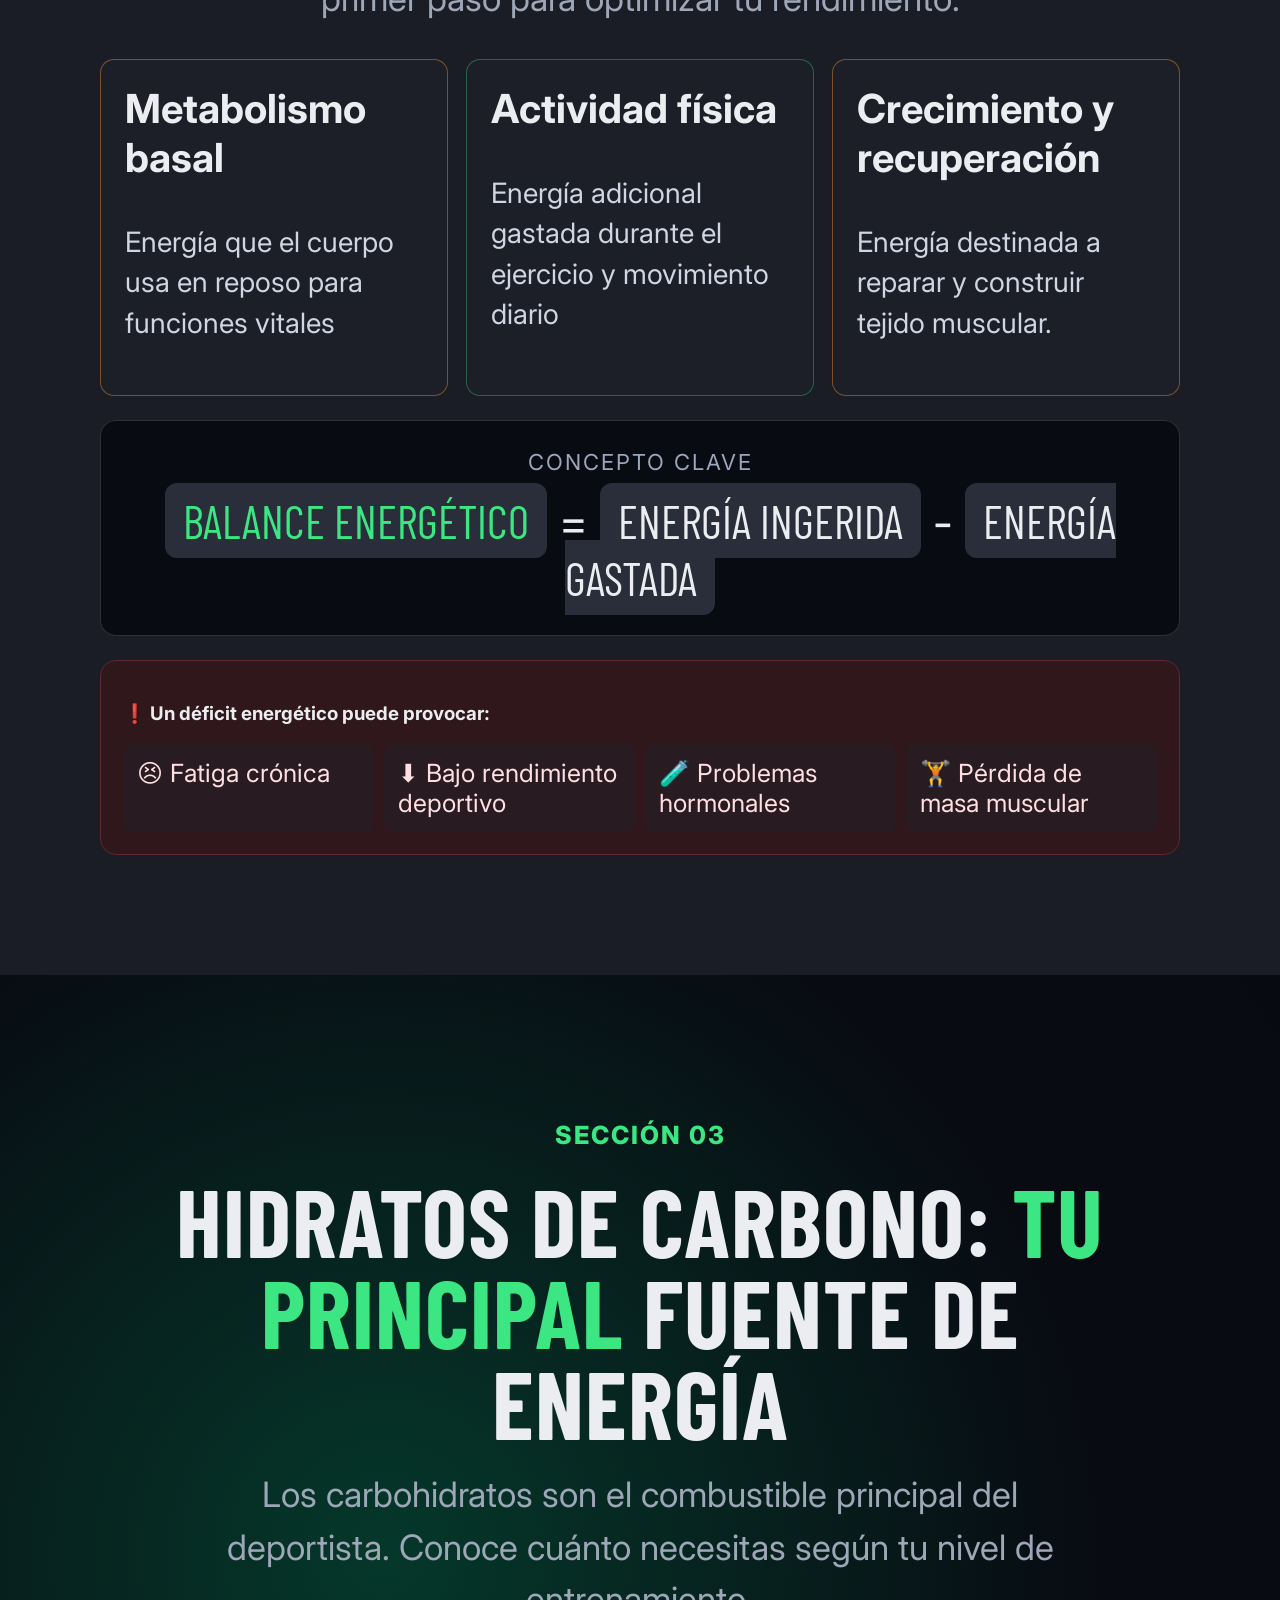
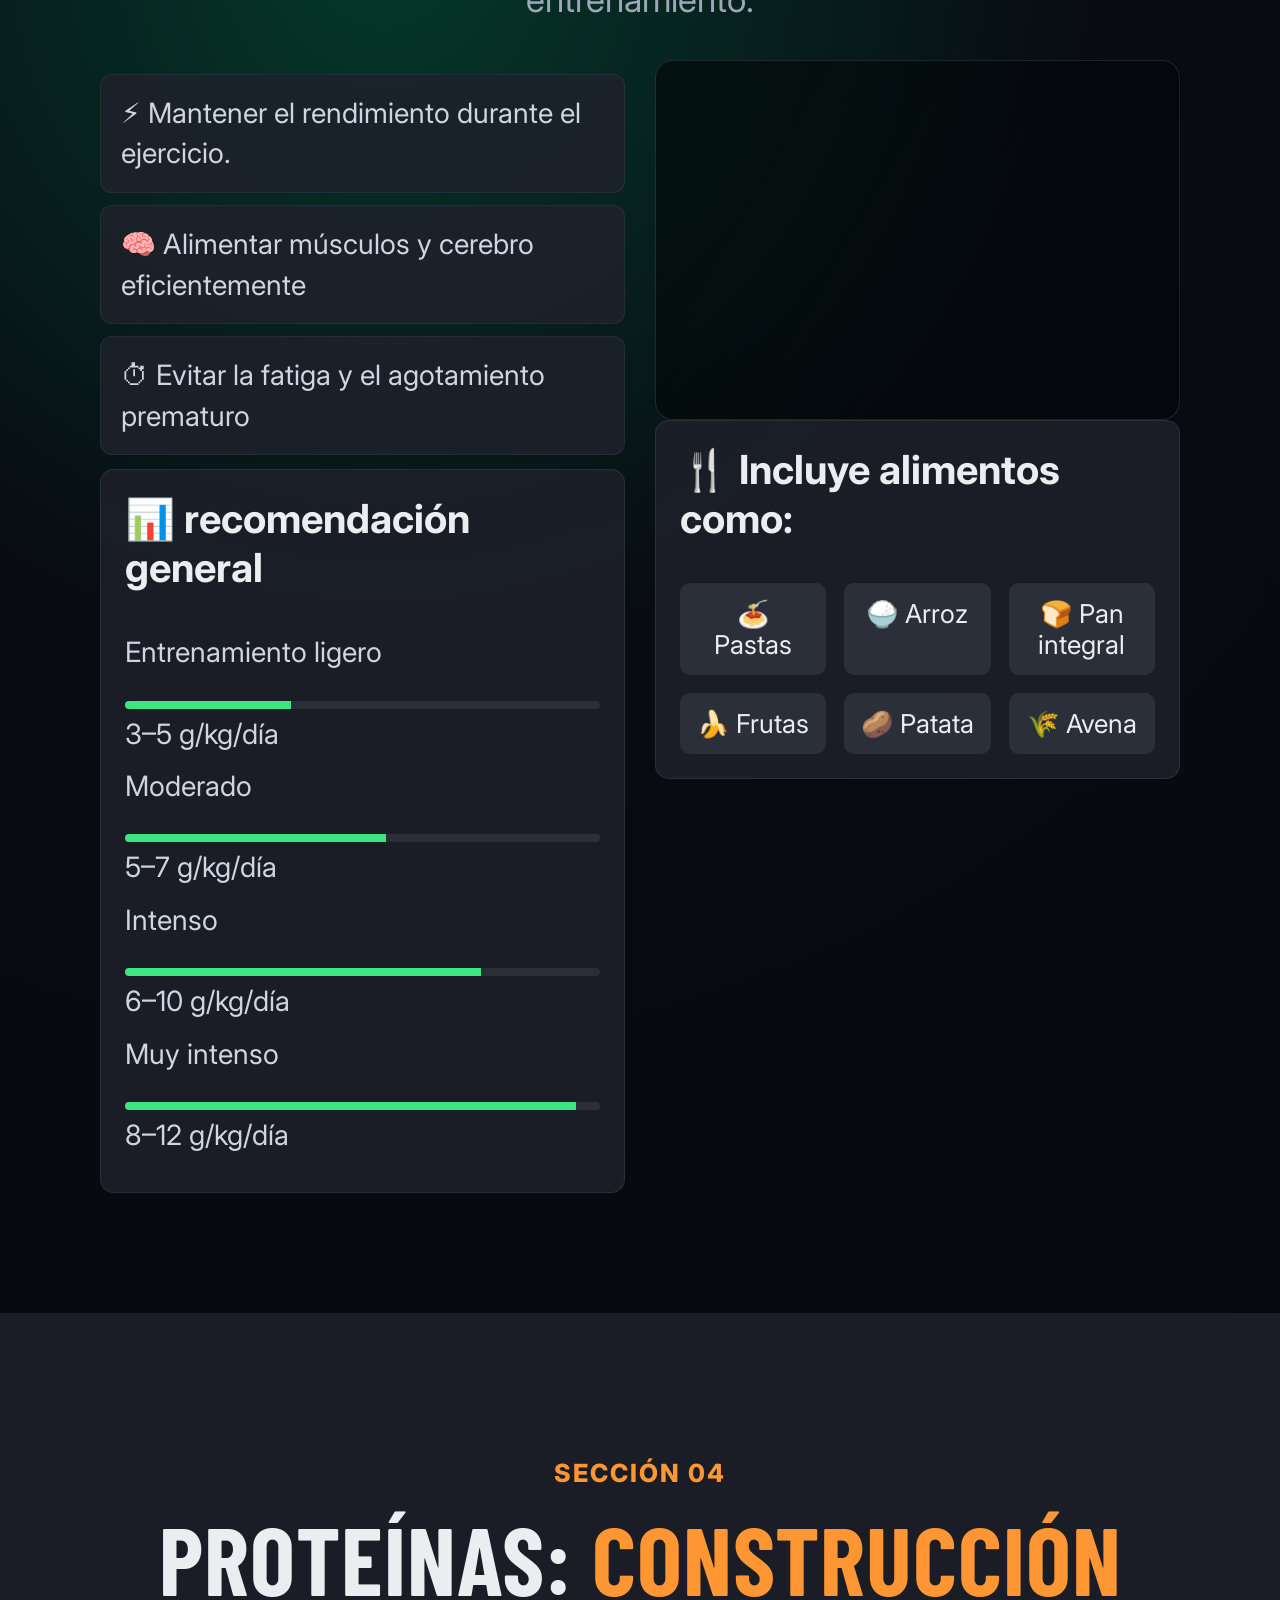
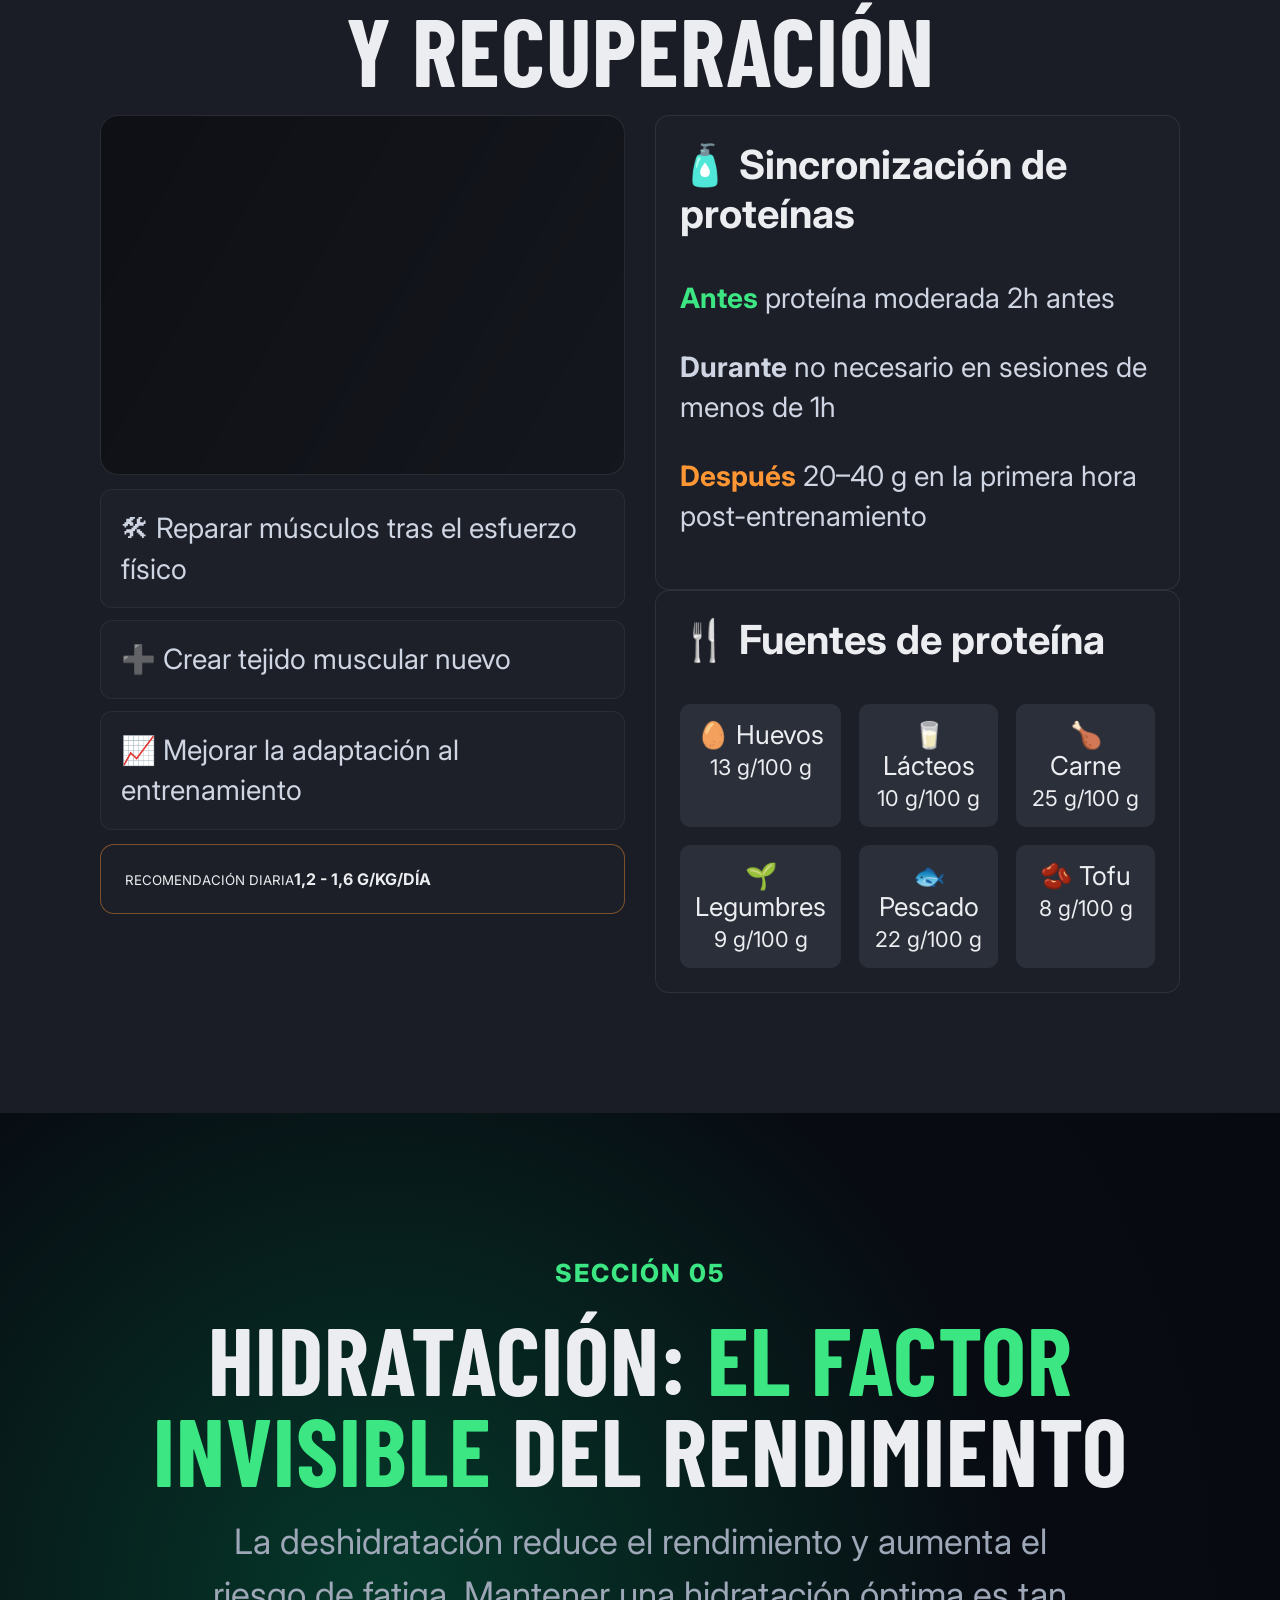
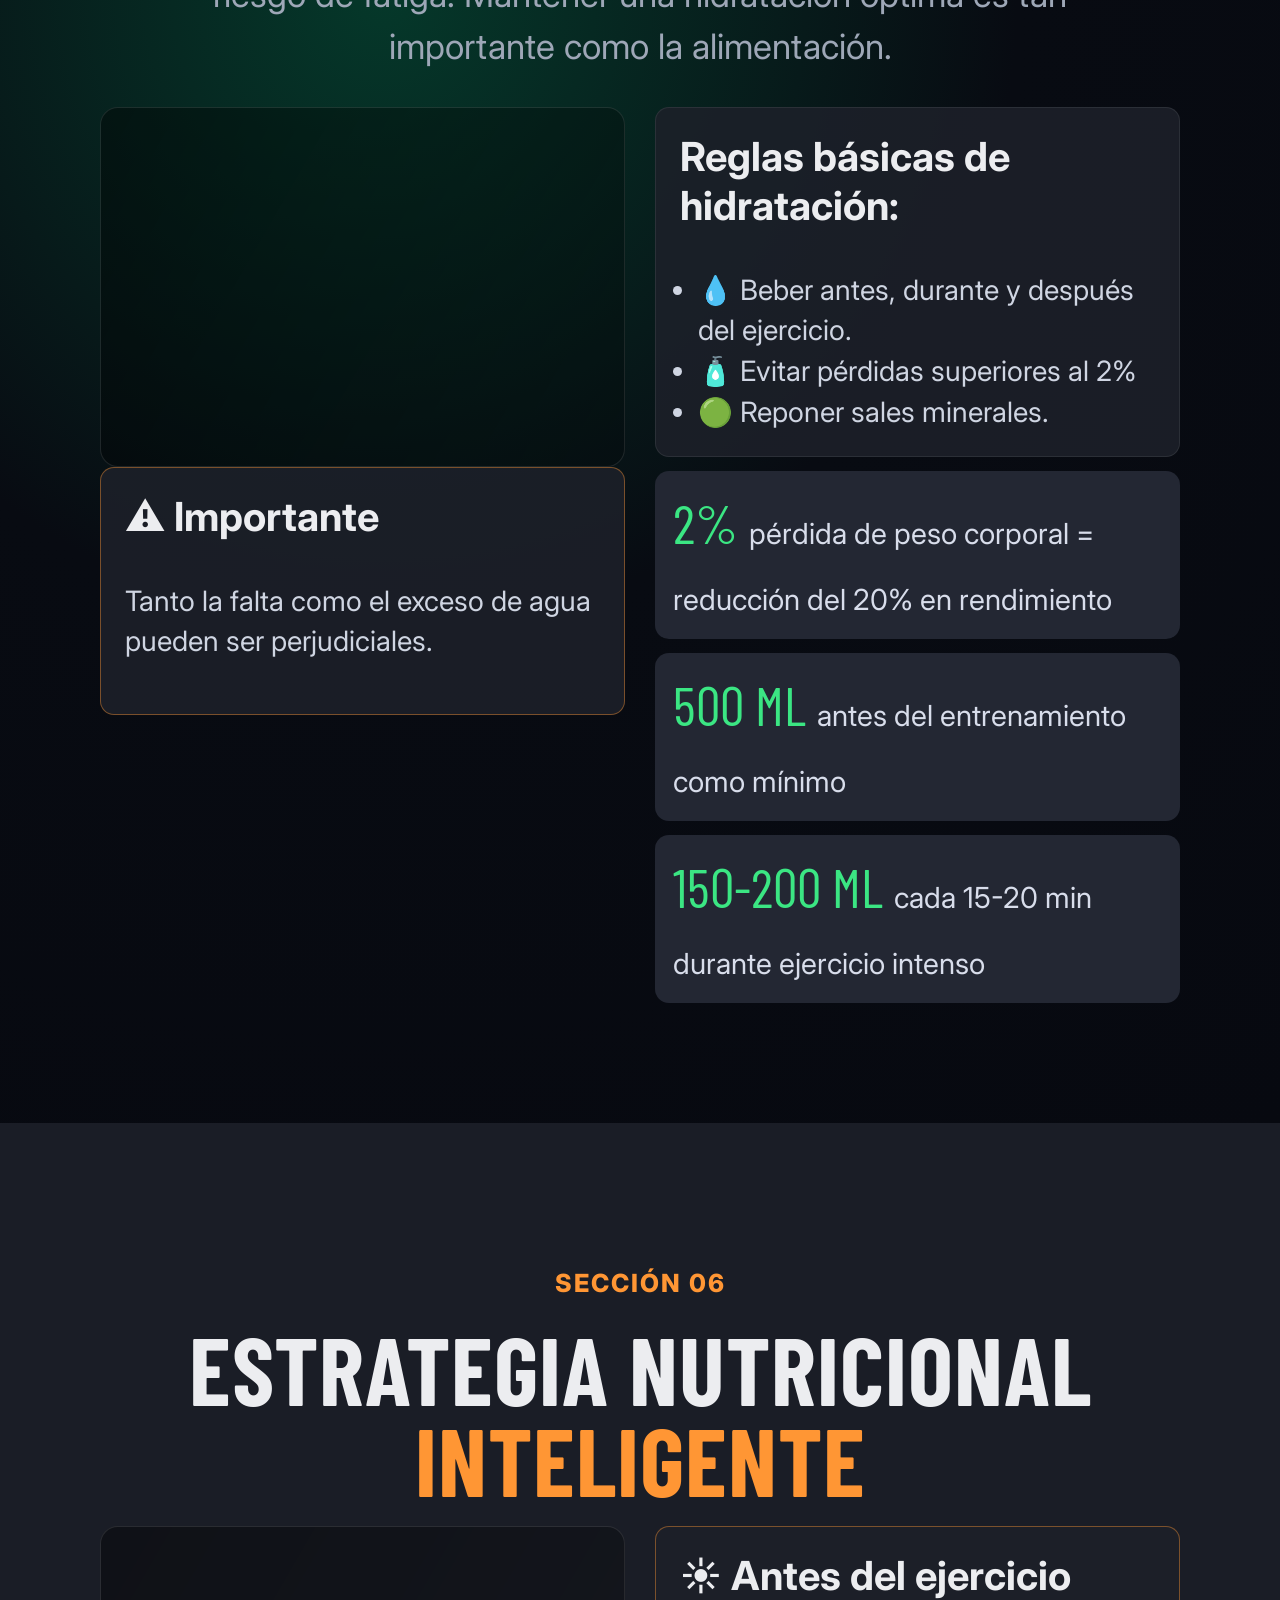
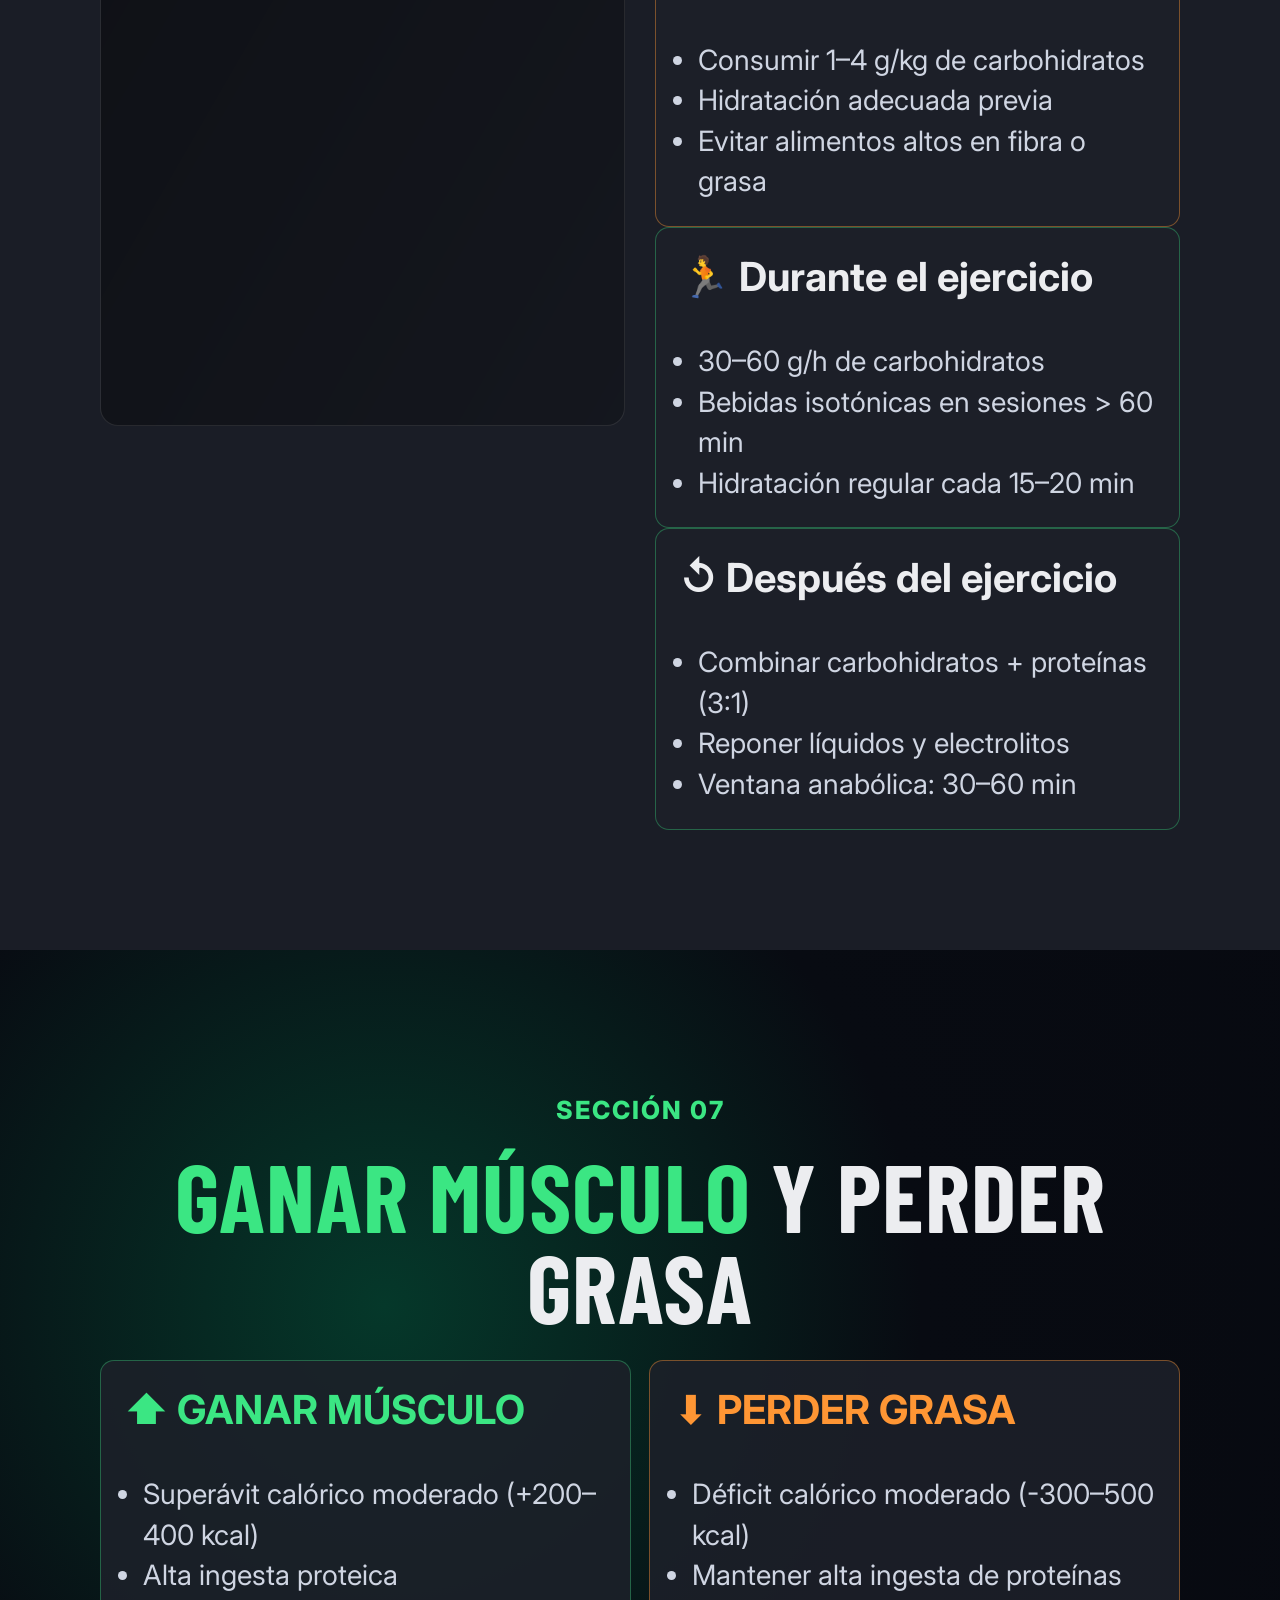
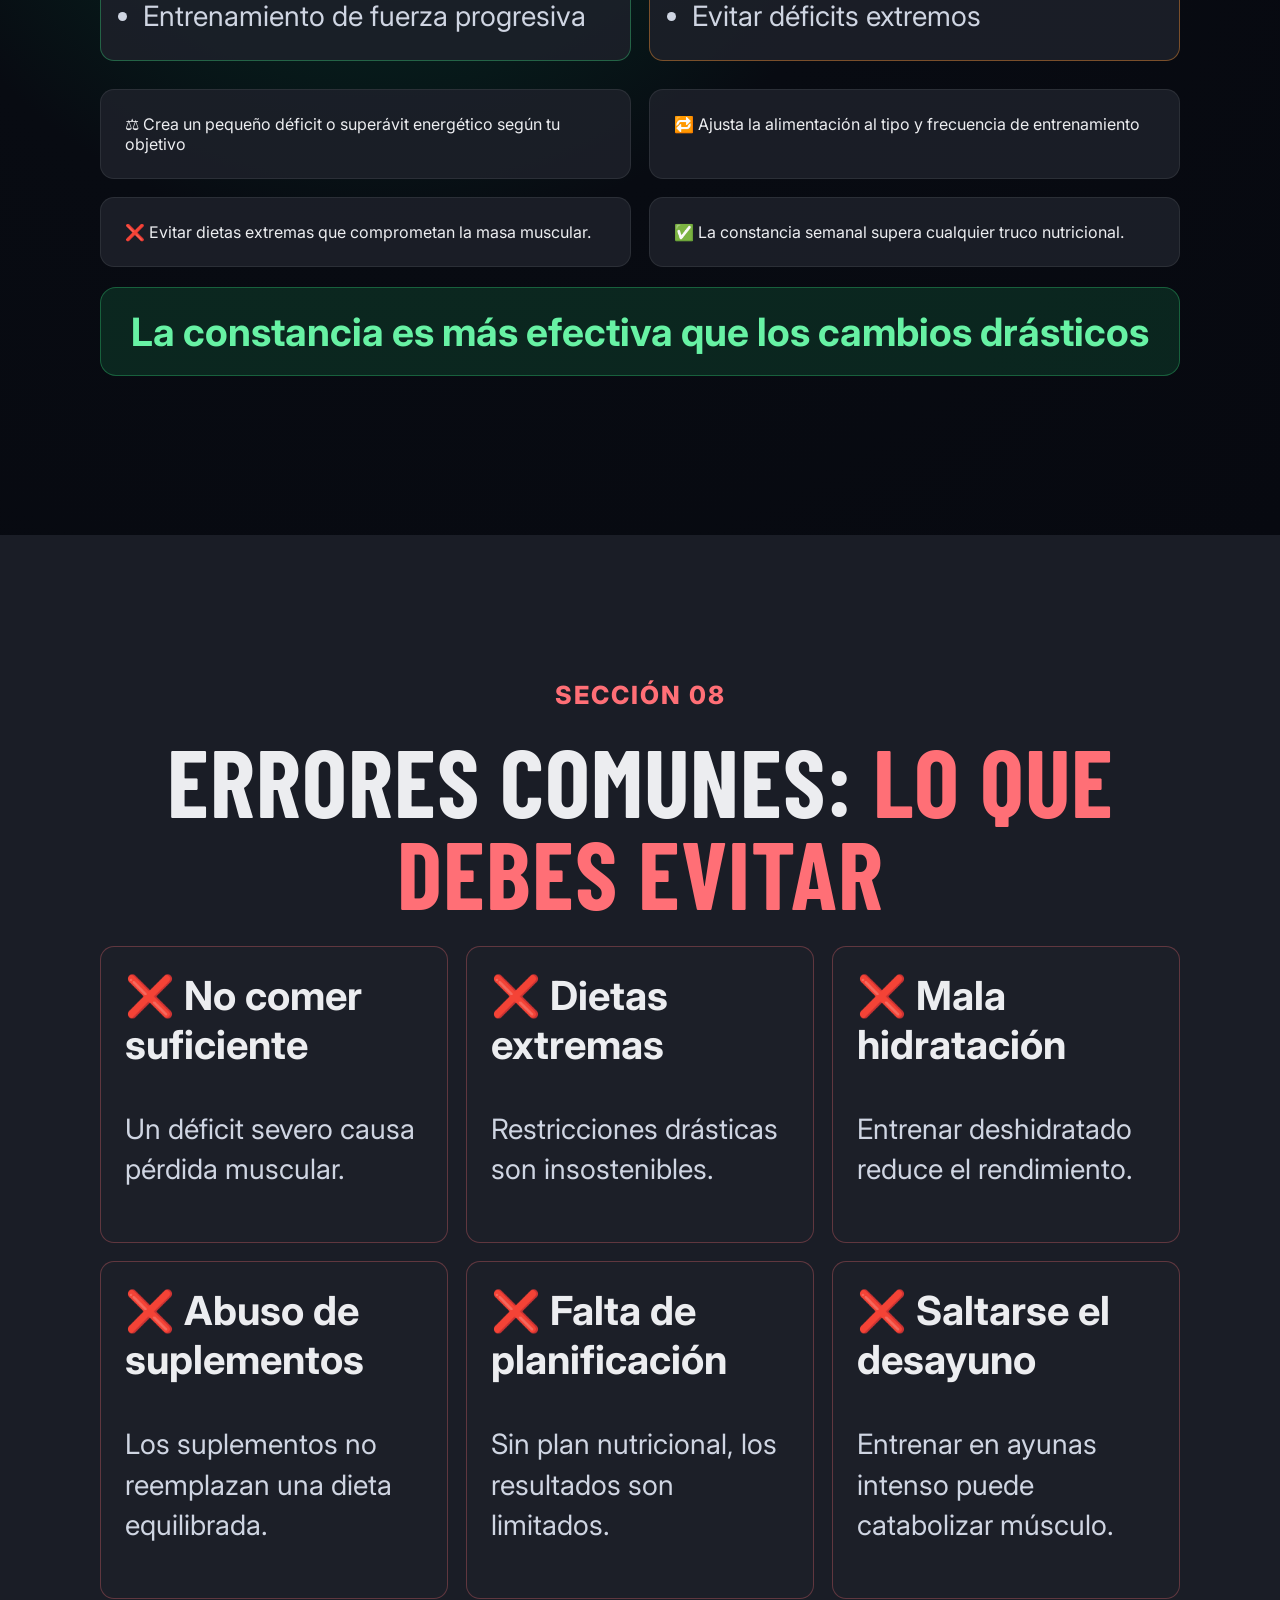
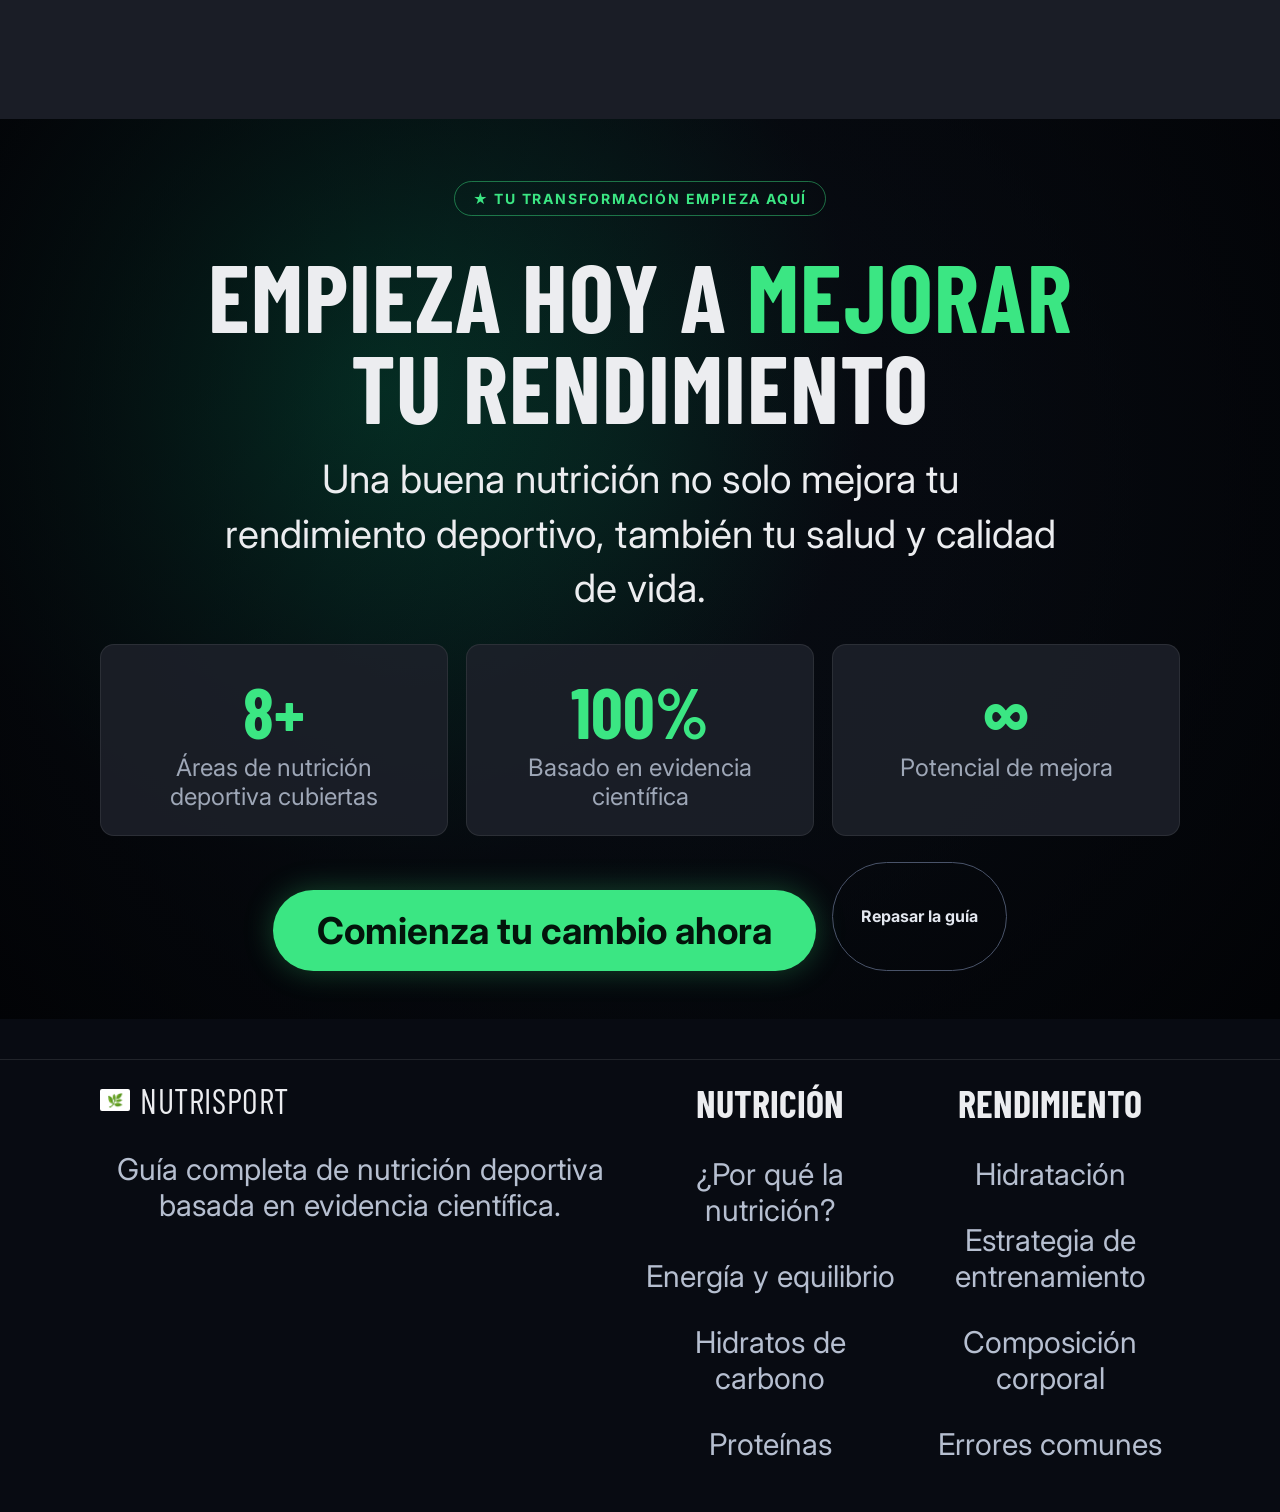
<file: index.html.HTML>
<!doctype html>
<html lang="es">
  <head>
    <meta charset="UTF-8" />
    <meta name="viewport" content="width=device-width, initial-scale=1.0" />
    <title>NutriSport | Nutrición deportiva</title>
    <link rel="preconnect" href="https://fonts.googleapis.com" />
    <link rel="preconnect" href="https://fonts.gstatic.com" crossorigin />
    <link href="https://fonts.googleapis.com/css2?family=Barlow+Condensed:wght@600;700;800&family=Inter:wght@400;500;600;700;800&display=swap" rel="stylesheet" />
    <script async src="https://pagead2.googlesyndication.com/pagead/js/adsbygoogle.js?client=ca-pub-6166180528965626"
     crossorigin="anonymous"></script>
   <link rel="stylesheet" href="nutrifit.css" />
  </head>
  <body>
    <header class="topbar">
      <div class="brand">
        <span>NUTRIFIT</span>
      </div>
      <nav>
        <a href="#inicio">Inicio</a>
        <a href="#seccion01">Nutrición</a>
        <a href="#seccion02">Energía</a>
        <a href="#seccion03">Macronutrientes</a>
        <a href="#seccion05">Hidratación</a>
      </nav>
      <a class="btn btn-green" href="#cta">Empieza ahora</a>
    </header>

    <main>
      <section id="inicio" class="hero dark-bg">
        <div class="hero-overlay"></div>
        <div class="container center">
          <p class="pill green">● GUÍA BASADA EN EVIDENCIA CIENTÍFICA</p>
          <h1>
            NUTRICIÓN DEPORTIVA:<br />
            <span class="green">ALIMENTA TU</span><br />
            RENDIMIENTO
          </h1>
          <p class="lead">Guía completa basada en evidencia científica para mejorar tu salud, energía y rendimiento físico.</p>
          <p class="sublead">La alimentación es uno de los factores clave que marcan la diferencia entre rendir bien o <strong>alcanzar su máximo nivel.</strong></p>
          <a class="btn btn-green big" href="#seccion01">⬤ Descubre cómo optimizar tu nutrición</a>
          <div class="scroll-indicator">EXPLORADOR<div class="mouse"></div></div>
        </div>
      </section>

      <section id="seccion01" class="section dark-bg">
        <div class="container">
          <p class="section-tag green">SECCIÓN 01</p>
          <h2>LA CLAVE DEL RENDIMIENTO DEPORTIVO</h2>
          <p class="section-text">Una alimentación adecuada es la base de cualquier programa de entrenamiento serio. Sin ella, los resultados nunca serán óptimos.</p>
          <div class="grid two">
            <div class="photo-card photo-1"></div>
            <div>
              <h3>Una alimentación adecuada permite:</h3>
              <ul class="list-card">
                <li>⚡ Mejorar el rendimiento físico</li>
                <li>🟩 Aumentar la energía durante el entrenamiento</li>
                <li>🛡 Reducir el riesgo de lesiones</li>
                <li>⚖ Mantener un peso y composición corporal óptimas</li>
              </ul>
              <blockquote>"No tiene sentido duro entrenar si no te alimentas correctamente"</blockquote>
            </div>
          </div>
        </div>
      </section>

      <section id="seccion02" class="section gray-bg">
        <div class="container">
          <p class="section-tag orange">SECCIÓN 02</p>
          <h2>EL EQUILIBRIO QUE DEFINE <span class="orange">TU RENDIMIENTO.</span></h2>
          <p class="section-text">El cuerpo necesita energía para funcionar correctamente. Entender el equilibrio energético es el primer paso para optimizar tu rendimiento.</p>
          <div class="cards three">
            <article class="card orange-border"><h3>Metabolismo basal</h3><p>Energía que el cuerpo usa en reposo para funciones vitales</p></article>
            <article class="card green-border"><h3>Actividad física</h3><p>Energía adicional gastada durante el ejercicio y movimiento diario</p></article>
            <article class="card orange-border"><h3>Crecimiento y recuperación</h3><p>Energía destinada a reparar y construir tejido muscular.</p></article>
          </div>
          <div class="formula">
            <small>CONCEPTO CLAVE</small>
            <div><span class="chip green">BALANCE ENERGÉTICO</span> = <span class="chip">ENERGÍA INGERIDA</span> - <span class="chip">ENERGÍA GASTADA</span></div>
          </div>
          <div class="warning-box">
            <h3>❗ Un déficit energético puede provocar:</h3>
            <div class="chips">
              <span>😣 Fatiga crónica</span><span>⬇ Bajo rendimiento deportivo</span><span>🧪 Problemas hormonales</span><span>🏋️ Pérdida de masa muscular</span>
            </div>
          </div>
        </div>
      </section>

      <section id="seccion03" class="section dark-bg">
        <div class="container">
          <p class="section-tag green">SECCIÓN 03</p>
          <h2>HIDRATOS DE CARBONO: <span class="green">TU PRINCIPAL</span> FUENTE DE ENERGÍA</h2>
          <p class="section-text">Los carbohidratos son el combustible principal del deportista. Conoce cuánto necesitas según tu nivel de entrenamiento.</p>
          <div class="grid two">
            <div>
              <ul class="list-card">
                <li>⚡ Mantener el rendimiento durante el ejercicio.</li>
                <li>🧠 Alimentar músculos y cerebro eficientemente</li>
                <li>⏱ Evitar la fatiga y el agotamiento prematuro</li>
              </ul>
              <div class="card meters">
                <h3>📊 recomendación general</h3>
                <p>Entrenamiento ligero <progress value="35" max="100"></progress> 3–5 g/kg/día</p>
                <p>Moderado <progress value="55" max="100"></progress> 5–7 g/kg/día</p>
                <p>Intenso <progress value="75" max="100"></progress> 6–10 g/kg/día</p>
                <p>Muy intenso <progress value="95" max="100"></progress> 8–12 g/kg/día</p>
              </div>
            </div>
            <div>
              <div class="photo-card photo-2"></div>
              <div class="card food-grid">
                <h3>🍴 Incluye alimentos como:</h3>
                <div class="cards three mini"><span>🍝 Pastas</span><span>🍚 Arroz</span><span>🍞 Pan integral</span><span>🍌 Frutas</span><span>🥔 Patata</span><span>🌾 Avena</span></div>
              </div>
            </div>
          </div>
        </div>
      </section>

      <section id="seccion04" class="section gray-bg">
        <div class="container">
          <p class="section-tag orange">SECCIÓN 04</p>
          <h2>PROTEÍNAS: <span class="orange">CONSTRUCCIÓN</span> Y RECUPERACIÓN</h2>
          <div class="grid two">
            <div>
              <div class="photo-card photo-3"></div>
              <ul class="list-card">
                <li>🛠 Reparar músculos tras el esfuerzo físico</li>
                <li>➕ Crear tejido muscular nuevo</li>
                <li>📈 Mejorar la adaptación al entrenamiento</li>
              </ul>
              <div class="card orange-border center-card"><small>RECOMENDACIÓN DIARIA</small><strong>1,2 - 1,6 G/KG/DÍA</strong></div>
            </div>
            <div>
              <div class="card">
                <h3>🧴 Sincronización de proteínas</h3>
                <p><strong class="green">Antes</strong> proteína moderada 2h antes</p>
                <p><strong>Durante</strong> no necesario en sesiones de menos de 1h</p>
                <p><strong class="orange">Después</strong> 20–40 g en la primera hora post-entrenamiento</p>
              </div>
              <div class="card food-grid">
                <h3>🍴 Fuentes de proteína</h3>
                <div class="cards three mini"><span>🥚 Huevos<br /><small>13 g/100 g</small></span><span>🥛 Lácteos<br /><small>10 g/100 g</small></span><span>🍗 Carne<br /><small>25 g/100 g</small></span><span>🌱 Legumbres<br /><small>9 g/100 g</small></span><span>🐟 Pescado<br /><small>22 g/100 g</small></span><span>🫘 Tofu<br /><small>8 g/100 g</small></span></div>
              </div>
            </div>
          </div>
        </div>
      </section>

      <section id="seccion05" class="section dark-bg">
        <div class="container">
          <p class="section-tag green">SECCIÓN 05</p>
          <h2>HIDRATACIÓN: <span class="green">EL FACTOR INVISIBLE</span> DEL RENDIMIENTO</h2>
          <p class="section-text">La deshidratación reduce el rendimiento y aumenta el riesgo de fatiga. Mantener una hidratación óptima es tan importante como la alimentación.</p>
          <div class="grid two">
            <div>
              <div class="photo-card photo-4"></div>
              <div class="card orange-border"><h3>⚠ Importante</h3><p>Tanto la falta como el exceso de agua pueden ser perjudiciales.</p></div>
            </div>
            <div>
              <div class="card"><h3>Reglas básicas de hidratación:</h3><ul class="plain"><li>💧 Beber antes, durante y después del ejercicio.</li><li>🧴 Evitar pérdidas superiores al 2%</li><li>🟢 Reponer sales minerales.</li></ul></div>
              <div class="kpi">2% <span>pérdida de peso corporal = reducción del 20% en rendimiento</span></div>
              <div class="kpi">500 ML <span>antes del entrenamiento como mínimo</span></div>
              <div class="kpi">150-200 ML <span>cada 15-20 min durante ejercicio intenso</span></div>
            </div>
          </div>
        </div>
      </section>

      <section id="seccion06" class="section gray-bg">
        <div class="container">
          <p class="section-tag orange">SECCIÓN 06</p>
          <h2>ESTRATEGIA NUTRICIONAL <span class="orange">INTELIGENTE</span></h2>
          <div class="grid two">
            <div class="photo-card photo-5"></div>
            <div>
              <div class="card orange-border"><h3>☀ Antes del ejercicio</h3><ul class="plain"><li>Consumir 1–4 g/kg de carbohidratos</li><li>Hidratación adecuada previa</li><li>Evitar alimentos altos en fibra o grasa</li></ul></div>
              <div class="card green-border"><h3>🏃 Durante el ejercicio</h3><ul class="plain"><li>30–60 g/h de carbohidratos</li><li>Bebidas isotónicas en sesiones > 60 min</li><li>Hidratación regular cada 15–20 min</li></ul></div>
              <div class="card green-border"><h3>↺ Después del ejercicio</h3><ul class="plain"><li>Combinar carbohidratos + proteínas (3:1)</li><li>Reponer líquidos y electrolitos</li><li>Ventana anabólica: 30–60 min</li></ul></div>
            </div>
          </div>
        </div>
      </section>

      <section id="seccion07" class="section dark-bg">
        <div class="container">
          <p class="section-tag green">SECCIÓN 07</p>
          <h2><span class="green">GANAR MÚSCULO</span> Y PERDER GRASA</h2>
          <div class="cards two">
            <div class="card green-border"><h3 class="green">⬆ GANAR MÚSCULO</h3><ul class="plain"><li>Superávit calórico moderado (+200–400 kcal)</li><li>Alta ingesta proteica</li><li>Entrenamiento de fuerza progresiva</li></ul></div>
            <div class="card orange-border"><h3 class="orange">⬇ PERDER GRASA</h3><ul class="plain"><li>Déficit calórico moderado (-300–500 kcal)</li><li>Mantener alta ingesta de proteínas</li><li>Evitar déficits extremos</li></ul></div>
          </div>
          <div class="cards two">
            <div class="card">⚖ Crea un pequeño déficit o superávit energético según tu objetivo</div>
            <div class="card">🔁 Ajusta la alimentación al tipo y frecuencia de entrenamiento</div>
            <div class="card">❌ Evitar dietas extremas que comprometan la masa muscular.</div>
            <div class="card">✅ La constancia semanal supera cualquier truco nutricional.</div>
          </div>
          <p class="highlight">La constancia es más efectiva que los cambios drásticos</p>
        </div>
      </section>

      <section id="seccion08" class="section gray-bg">
        <div class="container">
          <p class="section-tag red">SECCIÓN 08</p>
          <h2>ERRORES COMUNES: <span class="red">LO QUE DEBES EVITAR</span></h2>
          <div class="cards three">
            <div class="card red-border"><h3>❌ No comer suficiente</h3><p>Un déficit severo causa pérdida muscular.</p></div>
            <div class="card red-border"><h3>❌ Dietas extremas</h3><p>Restricciones drásticas son insostenibles.</p></div>
            <div class="card red-border"><h3>❌ Mala hidratación</h3><p>Entrenar deshidratado reduce el rendimiento.</p></div>
            <div class="card red-border"><h3>❌ Abuso de suplementos</h3><p>Los suplementos no reemplazan una dieta equilibrada.</p></div>
            <div class="card red-border"><h3>❌ Falta de planificación</h3><p>Sin plan nutricional, los resultados son limitados.</p></div>
            <div class="card red-border"><h3>❌ Saltarse el desayuno</h3><p>Entrenar en ayunas intenso puede catabolizar músculo.</p></div>
          </div>
        </div>
      </section>

      <section id="cta" class="hero final dark-bg">
        <div class="hero-overlay"></div>
        <div class="container center">
          <p class="pill green">★ TU TRANSFORMACIÓN EMPIEZA AQUÍ</p>
          <h2>EMPIEZA HOY A <span class="green">MEJORAR</span><br />TU RENDIMIENTO</h2>
          <p class="lead">Una buena nutrición no solo mejora tu rendimiento deportivo, también tu salud y calidad de vida.</p>
          <div class="cards three stats"><div class="card"><strong>8+</strong><span>Áreas de nutrición deportiva cubiertas</span></div><div class="card"><strong>100%</strong><span>Basado en evidencia científica</span></div><div class="card"><strong>∞</strong><span>Potencial de mejora</span></div></div>
          <div class="cta-row"><a class="btn btn-green big" href="#inicio">Comienza tu cambio ahora</a><a class="btn btn-outline" href="#seccion01">Repasar la guía</a></div>
        </div>
      </section>
    </main>

    <footer>
      <div class="container footer-grid">
        <div>
          <div class="brand"><div class="logo-box">🌿</div><span>NUTRISPORT</span></div>
          <p>Guía completa de nutrición deportiva basada en evidencia científica.</p>
        </div>
        <div><h4>NUTRICIÓN</h4><p>¿Por qué la nutrición?</p><p>Energía y equilibrio</p><p>Hidratos de carbono</p><p>Proteínas</p></div>
        <div><h4>RENDIMIENTO</h4><p>Hidratación</p><p>Estrategia de entrenamiento</p><p>Composición corporal</p><p>Errores comunes</p></div>
      </div>
    </footer>
  </body>
</html>
</file>
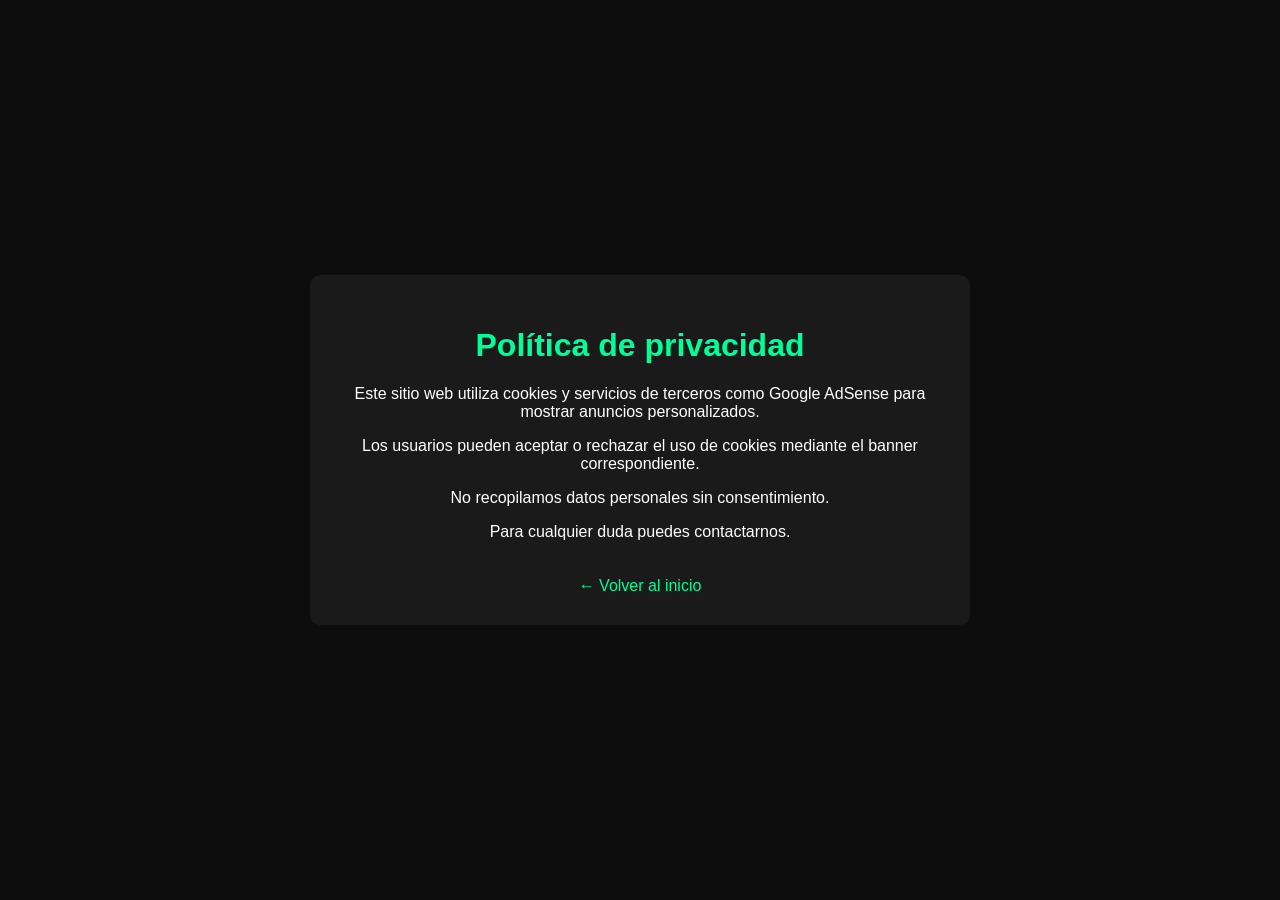
<file: privacidad.html>
<!DOCTYPE html>
<html lang="es">
<head>
  <meta charset="UTF-8">
  <title>Política de privacidad</title>

  <style>
    body {
      background-color: #0d0d0d;
      color: white;
      font-family: Arial, sans-serif;
      display: flex;
      justify-content: center;
      align-items: center;
      height: 100vh;
      margin: 0;
    }

    .box {
      max-width: 600px;
      padding: 30px;
      background-color: #1a1a1a;
      border-radius: 10px;
      text-align: center;
    }

    h1 {
      color: #00ff99;
    }

    a {
      display: inline-block;
      margin-top: 20px;
      color: #00ff99;
      text-decoration: none;
    }

    a:hover {
      text-decoration: underline;
    }
  </style>
</head>

<body>

  <div class="box">
    <h1>Política de privacidad</h1>

    <p>Este sitio web utiliza cookies y servicios de terceros como Google AdSense para mostrar anuncios personalizados.</p>

    <p>Los usuarios pueden aceptar o rechazar el uso de cookies mediante el banner correspondiente.</p>

    <p>No recopilamos datos personales sin consentimiento.</p>

    <p>Para cualquier duda puedes contactarnos.</p>

    <a href="index.html">← Volver al inicio</a>
  </div>

</body>
</html>
</file>
<file: nutrifit.css>
:root {
  --bg: #080b12;
  --bg-soft: #171a23;
  --card: #1d2029;
  --text: #ecedf0;
  --muted: #9ea7b7;
  --green: #3be683;
  --green-deep: #1e9f58;
  --orange: #ff9634;
  --red: #ff6f76;
}
* { box-sizing: border-box; }
html, body { margin: 0; padding: 0; background: var(--bg); color: var(--text); font-family: Inter, system-ui, sans-serif; scroll-behavior: smooth; }
a { color: inherit; text-decoration: none; }
.container { width: min(1080px, 92vw); margin: 0 auto; }
.topbar { position: sticky; top: 0; z-index: 10; height: 76px; background: rgba(6,9,14,.92); backdrop-filter: blur(7px); border-bottom: 1px solid rgba(255,255,255,.07); display: flex; align-items: center; justify-content: space-between; padding: 0 6vw; }
.brand { display: flex; align-items: center; gap: 10px; font-family: "Barlow Condensed", sans-serif; font-size: 34px; letter-spacing: .6px; }
.logo-box { width: 30px; height: 22px; font-size: 13px; display: grid; place-items: center; background: #fff; border-radius: 2px; }
nav { display: flex; gap: 34px; color: #cad0de; font-weight: 600; }
nav a { font-size: 17px; }
.btn { display: inline-flex; align-items: center; justify-content: center; border-radius: 999px; padding: 14px 28px; font-weight: 700; }
.btn-green { background: var(--green); color: #03140b; box-shadow: 0 0 30px rgba(59,230,131,.28); }
.btn-outline { border: 1px solid #495369; color: #e3e7ef; }
.hero { min-height: 100vh; position: relative; display: grid; place-items: center; text-align: center; overflow: hidden; }
.dark-bg { background: radial-gradient(circle at 30% 30%, #05382a 0%, #080b12 44%, #070910 100%); }
.gray-bg { background: #1a1d26; }
.hero-overlay { position: absolute; inset: 0; background: radial-gradient(circle at 50% 40%, transparent 0, rgba(4,9,13,.3) 38%, rgba(1,2,4,.85) 100%); }
.center { position: relative; z-index: 2; }
.pill { display: inline-block; border: 1px solid rgba(59,230,131,.45); border-radius: 999px; padding: 8px 18px; letter-spacing: 1.8px; font-weight: 700; font-size: 14px; }
.green { color: var(--green); }
.orange { color: var(--orange); }
.red { color: var(--red); }
h1, h2 { font-family: "Barlow Condensed", sans-serif; text-transform: uppercase; letter-spacing: 1px; line-height: .96; margin: 20px auto; max-width: 980px; }
h1 { font-size: clamp(72px, 11vw, 140px); }
h2 { font-size: clamp(58px, 8vw, 95px); text-align: center; }
.lead { font-size: 39px; line-height: 1.4; max-width: 840px; margin: 16px auto; }
.sublead, .section-text { color: var(--muted); font-size: 35px; line-height: 1.5; max-width: 860px; margin: 10px auto 34px; text-align: center; }
.big { font-size: 37px; padding: 18px 44px; margin-top: 28px; }
.scroll-indicator { margin-top: 44px; color: #6f7a90; letter-spacing: 3px; font-size: 16px; }
.mouse { margin: 8px auto 0; width: 20px; height: 38px; border: 2px solid #7f8ea8; border-radius: 16px; position: relative; }
.mouse::after { content: ""; width: 5px; height: 9px; border-radius: 99px; background: var(--green); position: absolute; left: 50%; top: 5px; transform: translateX(-50%); }
.section { padding: 120px 0; }
.section-tag { text-align: center; font-size: 25px; letter-spacing: 2px; font-weight: 800; }
.grid { display: grid; gap: 30px; }
.grid.two { grid-template-columns: 1fr 1fr; }
.cards { display: grid; gap: 18px; margin-top: 28px; }
.cards.three { grid-template-columns: repeat(3,1fr); }
.cards.two { grid-template-columns: repeat(2,1fr); }
.card { background: rgba(29,32,41,.88); border: 1px solid rgba(255,255,255,.08); border-radius: 14px; padding: 24px; }
.card h3 { margin-top: 0; font-size: 40px; }
.card p, li { font-size: 28px; color: #cfd5e2; line-height: 1.45; }
.orange-border { border-color: rgba(255,150,52,.42); }
.green-border { border-color: rgba(59,230,131,.35); }
.red-border { border-color: rgba(255,111,118,.3); }
.list-card { list-style: none; margin: 14px 0; padding: 0; display: grid; gap: 12px; }
.list-card li { background: rgba(30,33,43,.88); border-radius: 12px; padding: 18px 20px; border: 1px solid rgba(255,255,255,.06); }
blockquote { margin: 26px 0 0; border-left: 4px solid var(--green); padding-left: 16px; color: #f5f6f9; font-style: italic; font-size: 35px; }
.formula { margin-top: 24px; background: #090b12; border: 1px solid rgba(255,255,255,.15); border-radius: 16px; padding: 28px; text-align: center; font-size: 46px; }
.formula small { display: block; color: #9ba6bc; font-size: 22px; margin-bottom: 18px; letter-spacing: 2px; }
.chip { background: #2a2e3a; padding: 10px 18px; border-radius: 12px; font-family: "Barlow Condensed"; }
.warning-box { background: #30171c; border: 1px solid #5f272f; border-radius: 16px; padding: 22px; margin-top: 24px; }
.chips { display: grid; grid-template-columns: repeat(4,1fr); gap: 10px; }
.chips span { background: #281b22; border-radius: 10px; padding: 14px; color: #ffdfe2; font-size: 25px; }
.photo-card { height: 360px; border-radius: 18px; background-size: cover; background-position: center; border: 1px solid rgba(255,255,255,.1); }
.photo-1 { background-image: linear-gradient(120deg, rgba(0,0,0,.6), rgba(0,0,0,.2)), url('https://images.unsplash.com/photo-1490645935967-10de6ba17061?auto=format&fit=crop&w=1200&q=80'); }
.photo-2 { background-image: linear-gradient(120deg, rgba(0,0,0,.5), rgba(0,0,0,.2)), url('https://images.unsplash.com/photo-1556761223-4c4282c73f77?auto=format&fit=crop&w=1200&q=80'); }
.photo-3 { background-image: linear-gradient(120deg, rgba(0,0,0,.45), rgba(0,0,0,.2)), url('https://images.unsplash.com/photo-1574484284002-952d92456975?auto=format&fit=crop&w=1200&q=80'); }
.photo-4 { background-image: linear-gradient(120deg, rgba(0,0,0,.4), rgba(0,0,0,.2)), url('https://images.unsplash.com/photo-1513558161293-cdaf765ed2fd?auto=format&fit=crop&w=1200&q=80'); }
.photo-5 { background-image: linear-gradient(120deg, rgba(0,0,0,.4), rgba(0,0,0,.2)), url('https://images.unsplash.com/photo-1515003197210-e0cd71810b5f?auto=format&fit=crop&w=1200&q=80'); min-height: 500px; }
.meters p { margin: 12px 0; }
progress { width: 100%; height: 8px; border-radius: 8px; overflow: hidden; }
progress::-webkit-progress-bar { background: #2a2e36; }
progress::-webkit-progress-value { background: var(--green); }
.food-grid .mini span { background: #2b2f39; border-radius: 10px; padding: 15px; text-align: center; font-size: 26px; }
.plain { margin: 0; padding-left: 18px; }
.kpi { margin-top: 14px; background: #232733; border-radius: 14px; padding: 18px; font-size: 55px; font-family: "Barlow Condensed"; color: var(--green); }
.kpi span { font-family: Inter; font-size: 29px; color: #d8ddeb; }
.highlight { text-align: center; background: rgba(34,175,102,.17); border: 1px solid rgba(59,230,131,.3); color: #67f2a4; padding: 20px; border-radius: 16px; margin-top: 20px; font-size: 39px; font-weight: 700; }
.stats strong { display: block; font-size: 70px; color: var(--green); font-family: "Barlow Condensed"; }
.stats span { font-size: 24px; color: var(--muted); }
.cta-row { display: flex; gap: 16px; justify-content: center; margin-top: 26px; }
footer { border-top: 1px solid rgba(255,255,255,.1); padding: 70px 0; }
.footer-grid { display: grid; grid-template-columns: 2fr 1fr 1fr; gap: 20px; }
.footer-grid p { color: #b6bfd0; font-size: 30px; }
.footer-grid h4 { font-family: "Barlow Condensed"; font-size: 38px; margin: 0 0 10px; }
@media (max-width: 1024px) {
  nav { display: none; }
  .grid.two, .cards.two, .cards.three, .chips { grid-template-columns: 1fr; }
  .lead, .sublead, .section-text, li, .card p, .footer-grid p, .kpi span, .food-grid .mini span { font-size: 19px; }
  .big { font-size: 24px; }
  .brand { font-size: 26px; }
  h1 { font-size: clamp(54px, 12vw, 86px); }
  h2 { font-size: clamp(40px, 9vw, 70px); }
  .kpi { font-size: 38px; }
  .footer-grid { grid-template-columns: 1fr; }
}

footer {
  text-align: center;
  margin-top: 40px;
  padding: 20px;
}

footer a {
  color: #00ff99;
  text-decoration: none;
  margin: 0 10px;
}

footer a:hover {
  text-decoration: underline;
}
</file>
